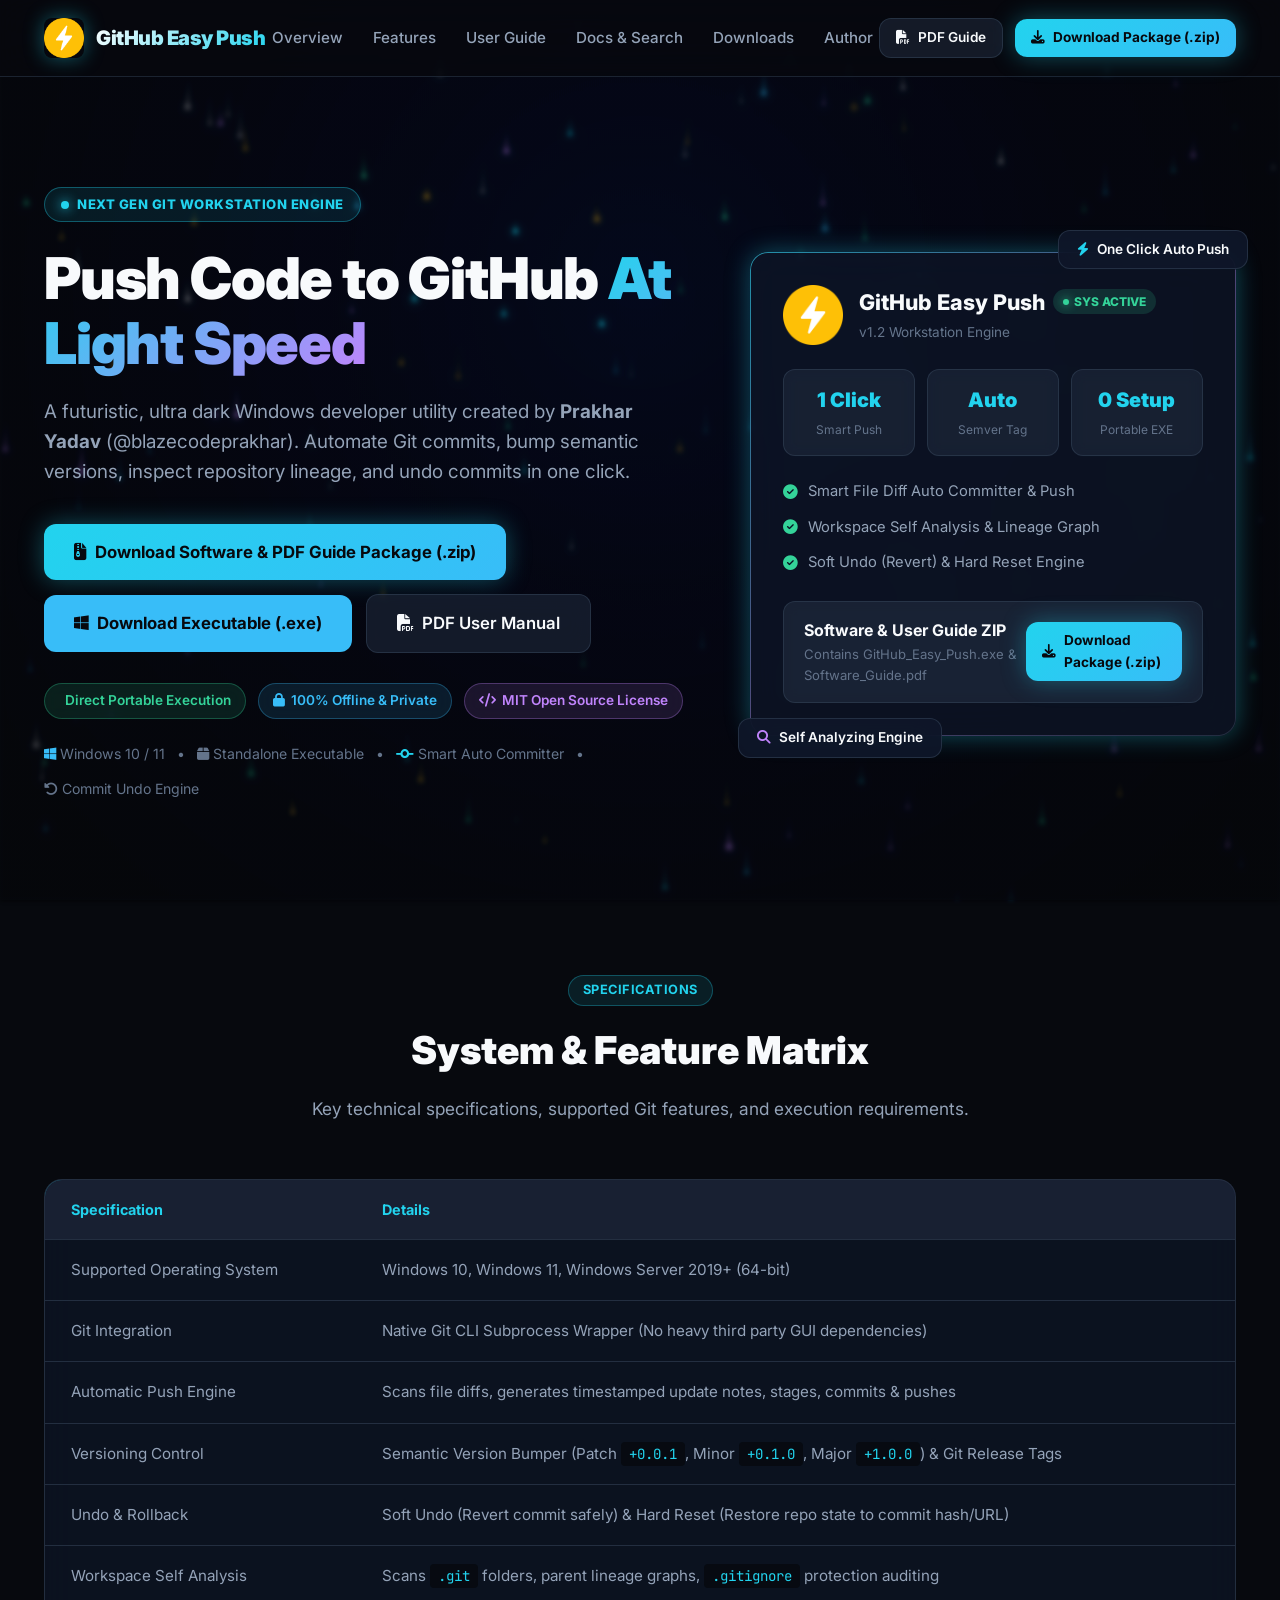
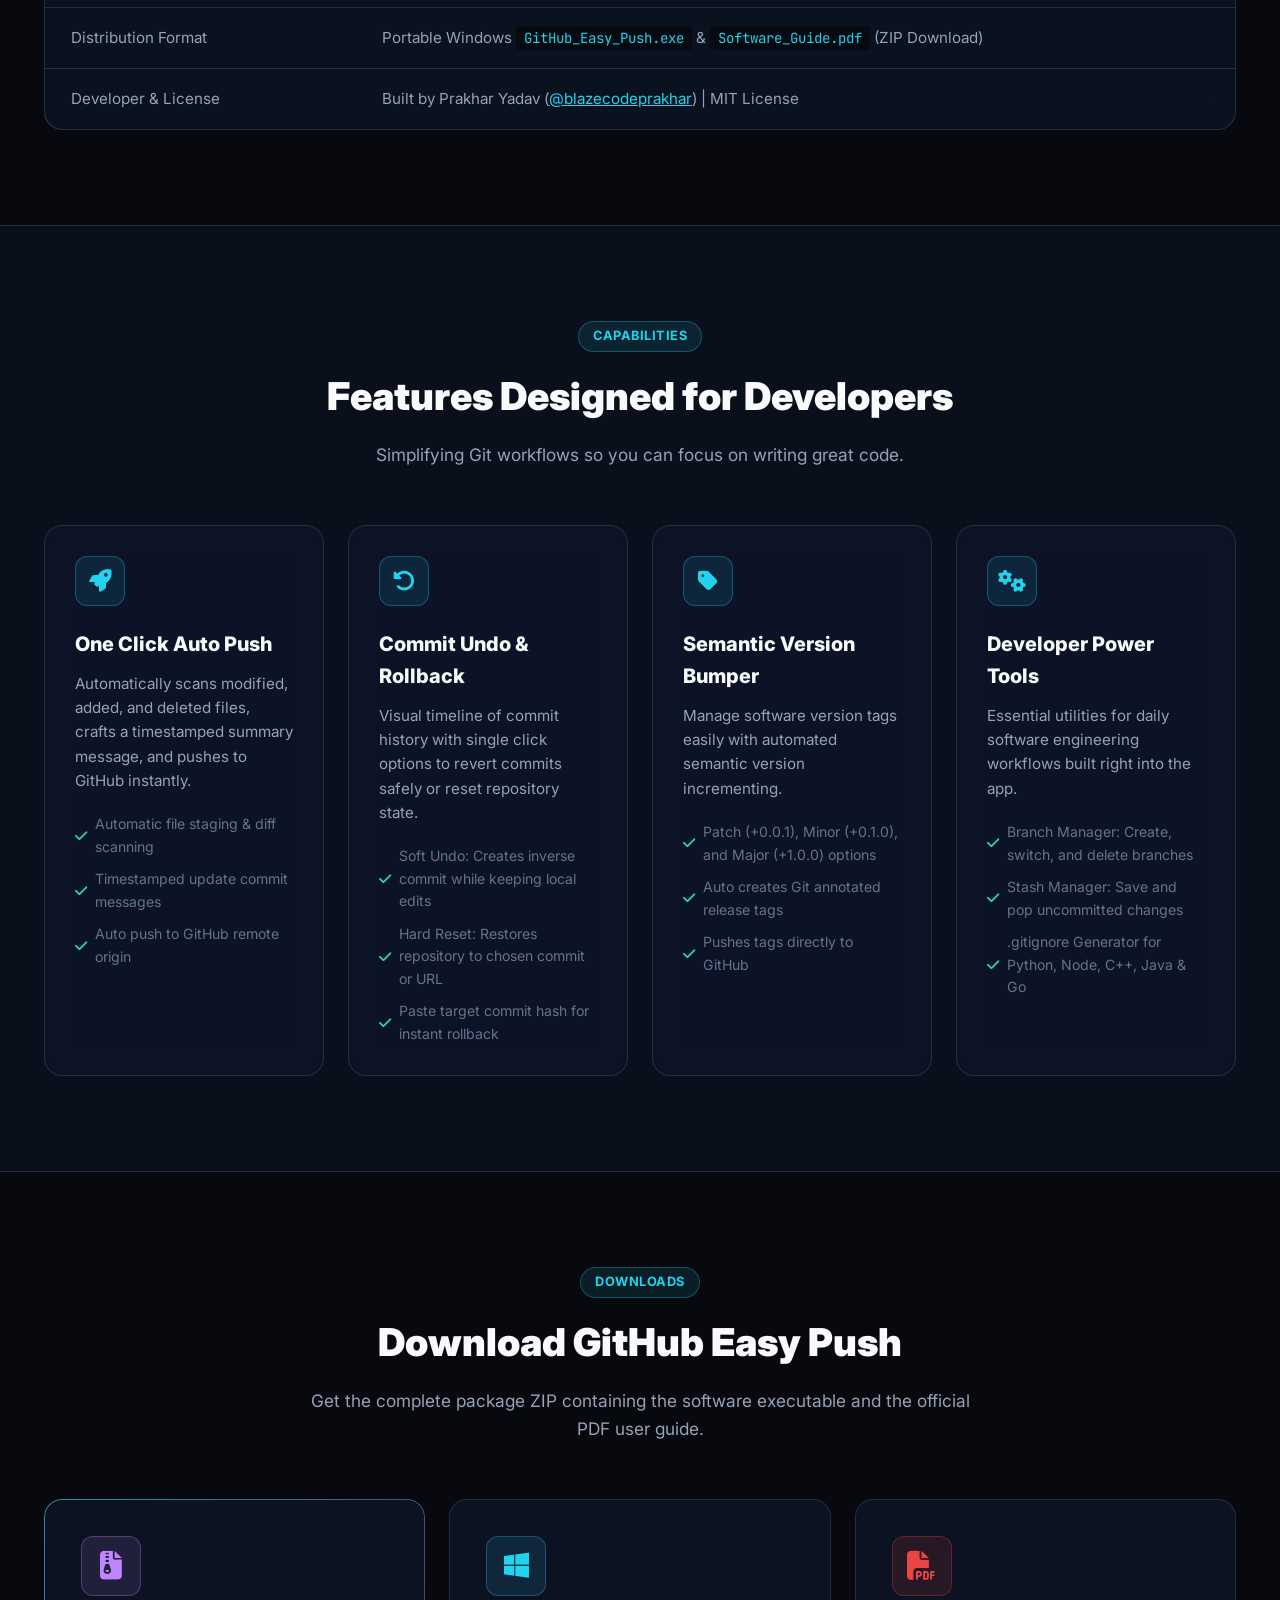
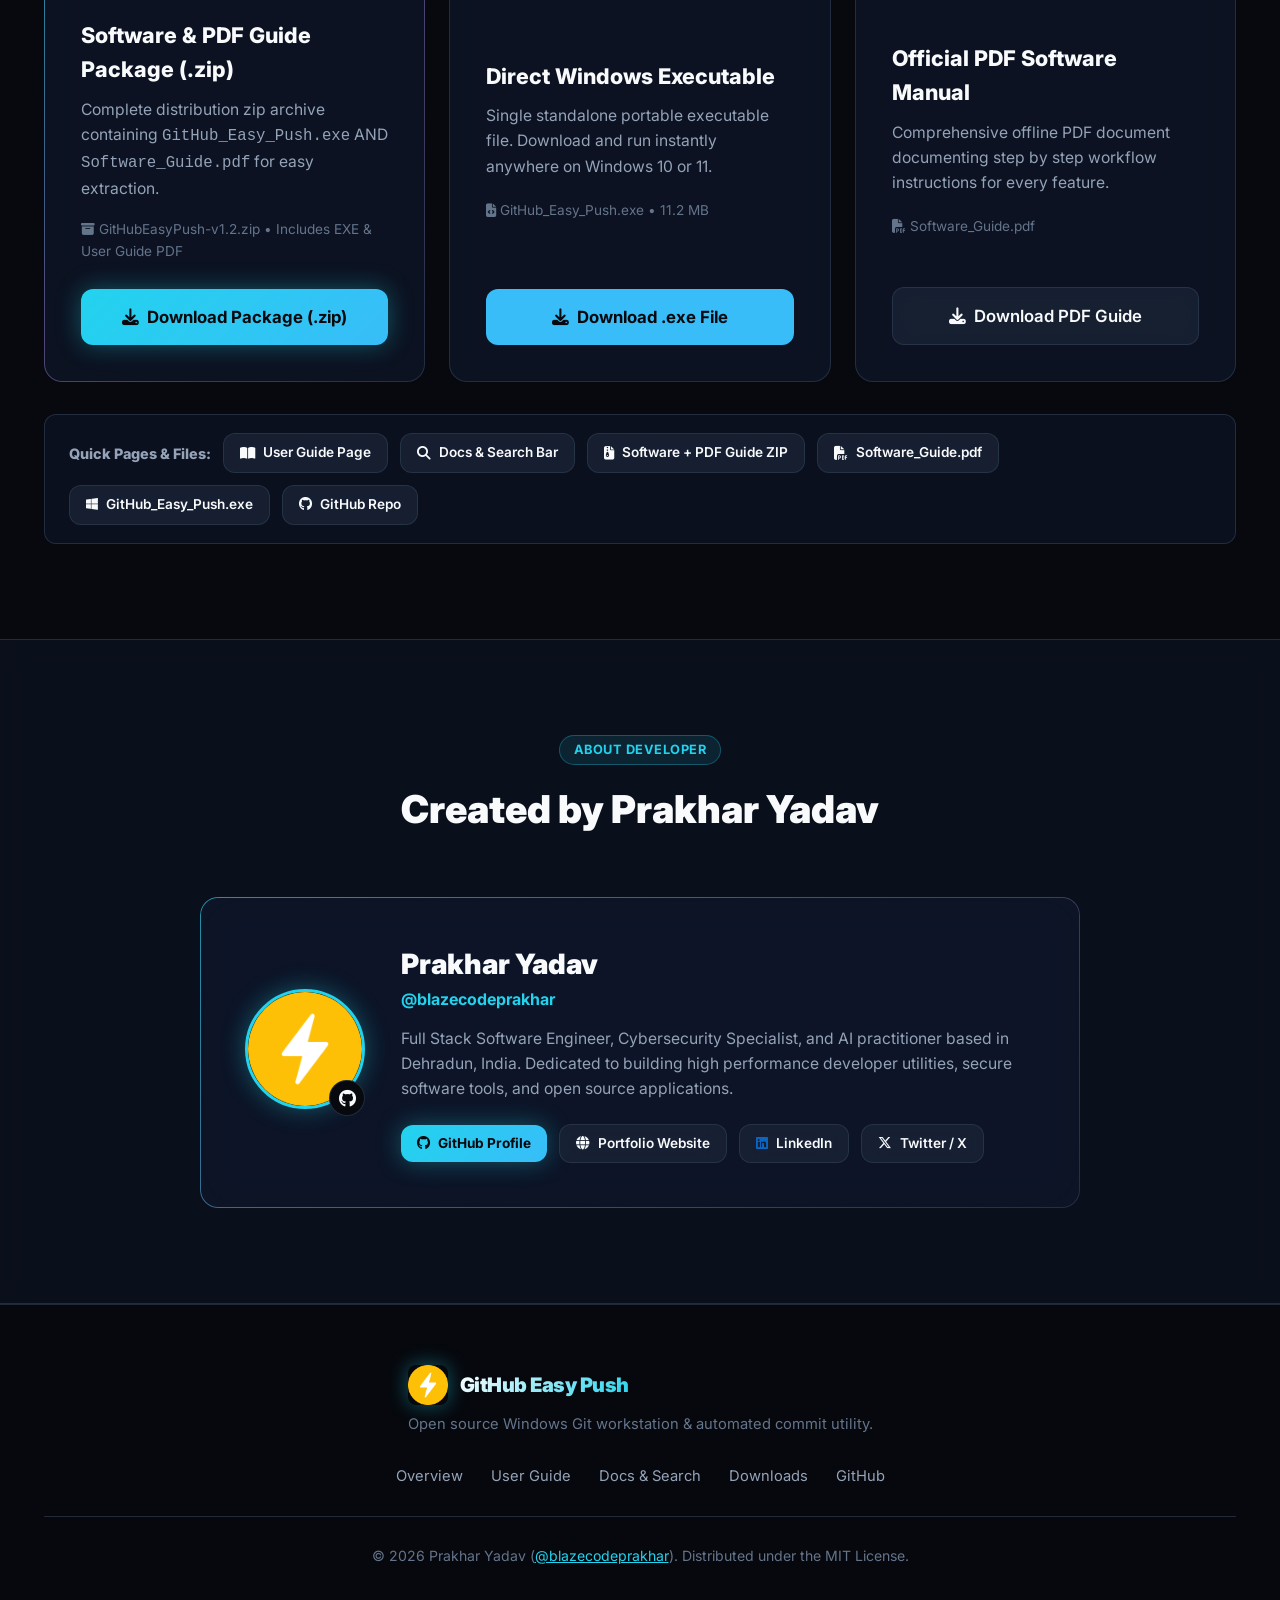
<file: index.html>
<!DOCTYPE html>
<html lang="en">
<head>
  <meta charset="UTF-8">
  <meta name="viewport" content="width=device-width, initial-scale=1.0">
  
  <!-- Primary SEO Tags -->
  <title>GitHub Easy Push | Futuristic Git Workstation & Automated Commit Engine by Prakhar Yadav</title>
  <meta name="title" content="GitHub Easy Push | Futuristic Git Workstation & Automated Commit Engine by Prakhar Yadav">
  <meta name="description" content="One click automated Git commits, auto push to GitHub, repository self analysis, semver version bumper, and commit undo engine for Windows. Created by Prakhar Yadav (@blazecodeprakhar).">
  <meta name="keywords" content="github easy push, easy git push software, automated git commit tool, git repository undo engine, git version bumper, automatic git push python, prakhar yadav, blazecodeprakhar, windows git gui tool, git auto commit tool">
  <meta name="author" content="Prakhar Yadav (blazecodeprakhar)">
  <meta name="robots" content="index, follow, max-image-preview:large, max-snippet:-1, max-video-preview:-1">
  <meta name="ai-search-bot" content="index, follow">
  <meta name="gptbot" content="index, follow">
  <meta name="claudebot" content="index, follow">
  <meta name="perplexitybot" content="index, follow">
  <meta name="geo.region" content="IN-UT">
  <meta name="geo.placename" content="Dehradun">
  <meta name="geo.position" content="30.3165;78.0322">
  <meta name="ICBM" content="30.3165, 78.0322">
  <link rel="canonical" href="https://blazecodeprakhar.github.io/github-easy-push/">
  <link rel="sitemap" type="application/xml" title="Sitemap" href="sitemap.xml">

  <!-- Open Graph / Social Sharing -->
  <meta property="og:type" content="website">
  <meta property="og:url" content="https://blazecodeprakhar.github.io/github-easy-push/">
  <meta property="og:title" content="GitHub Easy Push | Futuristic Git Workstation & Automated Commit Engine">
  <meta property="og:description" content="Automate Git commits, push to GitHub in one click, perform deep repository self analysis, and revert past commits safely. Built by Prakhar Yadav (@blazecodeprakhar).">
  <meta property="og:image" content="assets/icon.png">
  <meta property="og:site_name" content="GitHub Easy Push">

  <!-- Twitter / X Meta Tags -->
  <meta name="twitter:card" content="summary_large_image">
  <meta name="twitter:url" content="https://blazecodeprakhar.github.io/github-easy-push/">
  <meta name="twitter:title" content="GitHub Easy Push | Futuristic Git Workstation Engine">
  <meta name="twitter:description" content="Automate Git commits, auto bump semantic versioning, and push to GitHub in one click. Free open source developer tool.">
  <meta name="twitter:image" content="assets/icon.png">
  <meta name="twitter:creator" content="@iitzprakhar">

  <!-- Favicon -->
  <link rel="icon" type="image/png" href="assets/icon.png">
  <link rel="apple-touch-icon" href="assets/icon.png">
  
  <!-- Typography & Icons -->
  <link rel="preconnect" href="https://fonts.googleapis.com">
  <link rel="preconnect" href="https://fonts.gstatic.com" crossorigin>
  <link href="https://fonts.googleapis.com/css2?family=Inter:wght@300;400;500;600;700;800;900&family=JetBrains+Mono:wght@400;500;700&display=swap" rel="stylesheet">
  <link rel="stylesheet" href="styles.css">
  <link rel="stylesheet" href="https://cdnjs.cloudflare.com/ajax/libs/font-awesome/6.4.0/css/all.min.css">

  <!-- Schema.org JSON-LD Structured Data -->
  <script type="application/ld+json">
  {
    "@context": "https://schema.org",
    "@graph": [
      {
        "@type": "SoftwareApplication",
        "name": "GitHub Easy Push",
        "operatingSystem": "Windows 10, Windows 11, Windows Server",
        "applicationCategory": "DeveloperApplication",
        "softwareVersion": "1.2",
        "description": "GitHub Easy Push is a futuristic Windows Git workstation utility created by Prakhar Yadav (blazecodeprakhar). Automate Git commits, auto push to remote repositories, perform deep workspace self analysis, bump semantic versions, and undo commits safely.",
        "offers": {
          "@type": "Offer",
          "price": "0.00",
          "priceCurrency": "USD"
        },
        "author": {
          "@type": "Person",
          "name": "Prakhar Yadav",
          "alternateName": "blazecodeprakhar",
          "url": "https://blazecodeprakhar.netlify.app",
          "sameAs": [
            "https://github.com/blazecodeprakhar",
            "https://www.linkedin.com/in/prakhar-yadav096/",
            "https://x.com/iitzprakhar"
          ]
        },
        "downloadUrl": "https://github.com/blazecodeprakhar/github-easy-push",
        "license": "https://opensource.org/licenses/MIT"
      }
    ]
  }
  </script>
</head>
<body class="dark-theme">

  <!-- Canvas Background for Cosmic Falling Star Effect -->
  <canvas id="space-canvas"></canvas>

  <!-- Navigation Bar -->
  <header class="navbar">
    <div class="container navbar-container">
      <a href="#" class="brand-logo" aria-label="GitHub Easy Push Homepage">
        <img src="assets/icon.png" alt="GitHub Easy Push Icon" class="brand-icon-img">
        <span class="brand-title">GitHub Easy Push</span>
      </a>

      <nav class="nav-menu" id="nav-menu">
        <ul class="nav-links">
          <li><a href="#overview">Overview</a></li>
          <li><a href="#features">Features</a></li>
          <li><a href="guide.html">User Guide</a></li>
          <li><a href="docs.html">Docs & Search</a></li>
          <li><a href="#downloads">Downloads</a></li>
          <li><a href="#author">Author</a></li>
        </ul>
      </nav>

      <div class="nav-actions">
        <a href="Software_Guide.pdf" download="Software_Guide.pdf" class="btn btn-secondary btn-sm" aria-label="Download PDF Guide">
          <i class="fa-solid fa-file-pdf"></i> PDF Guide
        </a>
        <a href="GitHubEasyPush-v1.2.zip" download="GitHubEasyPush-v1.2.zip" class="btn btn-primary btn-sm download-exe-trigger" aria-label="Download Package ZIP">
          <i class="fa-solid fa-download"></i> Download Package (.zip)
        </a>
      </div>

      <button class="nav-toggle" id="nav-toggle" aria-label="Toggle navigation menu">
        <i class="fa-solid fa-bars"></i>
      </button>
    </div>
  </header>

  <!-- Futuristic Hero Section -->
  <main>
    <section class="hero" id="overview">
      <div class="container">
        <div class="hero-grid">
          <!-- Hero Text -->
          <div class="hero-content">
            <div class="hero-badge">
              <span class="pulse-dot"></span> NEXT GEN GIT WORKSTATION ENGINE
            </div>

            <h1 class="hero-title">
              Push Code to GitHub <span class="gradient-text">At Light Speed</span>
            </h1>

            <p class="hero-subtitle">
              A futuristic, ultra dark Windows developer utility created by <strong>Prakhar Yadav</strong> (@blazecodeprakhar). Automate Git commits, bump semantic versions, inspect repository lineage, and undo commits in one click.
            </p>

            <!-- Download Action Buttons -->
            <div class="hero-actions">
              <a href="GitHubEasyPush-v1.2.zip" download="GitHubEasyPush-v1.2.zip" class="btn btn-primary btn-lg download-zip-trigger" aria-label="Download Software and PDF Guide ZIP Package">
                <i class="fa-solid fa-file-zipper"></i> Download Software & PDF Guide Package (.zip)
              </a>

              <a href="GitHub_Easy_Push.exe" download="GitHub_Easy_Push.exe" class="btn btn-blue btn-lg download-exe-trigger" aria-label="Download Direct Standalone Windows Executable">
                <i class="fa-brands fa-windows"></i> Download Executable (.exe)
              </a>

              <a href="Software_Guide.pdf" download="Software_Guide.pdf" class="btn btn-secondary btn-lg" aria-label="Download PDF Manual">
                <i class="fa-solid fa-file-pdf"></i> PDF User Manual
              </a>
            </div>

            <!-- Trust Assurance Bar -->
            <div class="hero-trust-bar">
              <span class="trust-badge badge-emerald">
                <i class="fa-solid fa-shield-check"></i> Direct Portable Execution
              </span>
              <span class="trust-badge badge-blue">
                <i class="fa-solid fa-lock"></i> 100% Offline & Private
              </span>
              <span class="trust-badge badge-purple">
                <i class="fa-solid fa-code"></i> MIT Open Source License
              </span>
            </div>

            <!-- Specs Summary -->
            <div class="hero-specs-row">
              <span><i class="fa-brands fa-windows" style="color: var(--accent-blue);"></i> Windows 10 / 11</span>
              <span>•</span>
              <span><i class="fa-solid fa-box"></i> Standalone Executable</span>
              <span>•</span>
              <span><i class="fa-solid fa-code-commit" style="color: var(--accent-cyan);"></i> Smart Auto Committer</span>
              <span>•</span>
              <span><i class="fa-solid fa-rotate-left"></i> Commit Undo Engine</span>
            </div>
          </div>

          <!-- Hero Visual Card Showcase -->
          <div class="hero-visual">
            <div class="hero-card-wrapper">
              <div class="hero-floating-badge float-1">
                <i class="fa-solid fa-bolt" style="color: var(--accent-cyan);"></i> One Click Auto Push
              </div>
              <div class="hero-floating-badge float-2">
                <i class="fa-solid fa-magnifying-glass" style="color: var(--accent-purple);"></i> Self Analyzing Engine
              </div>

              <div class="hero-card glow-border">
                <div class="hero-card-top">
                  <img src="assets/icon.png" alt="GitHub Easy Push Logo" class="hero-app-icon">
                  <div>
                    <div style="display: flex; align-items: center; gap: 8px;">
                      <h3 class="hero-app-name">GitHub Easy Push</h3>
                      <span class="hero-app-status"><span class="status-dot"></span> SYS ACTIVE</span>
                    </div>
                    <span class="hero-app-version">v1.2 Workstation Engine</span>
                  </div>
                </div>

                <div class="hero-stats-grid">
                  <div class="stat-box">
                    <span class="stat-num">1 Click</span>
                    <span class="stat-lbl">Smart Push</span>
                  </div>
                  <div class="stat-box">
                    <span class="stat-num">Auto</span>
                    <span class="stat-lbl">Semver Tag</span>
                  </div>
                  <div class="stat-box">
                    <span class="stat-num">0 Setup</span>
                    <span class="stat-lbl">Portable EXE</span>
                  </div>
                </div>

                <div class="hero-card-features">
                  <div class="card-feat-item">
                    <i class="fa-solid fa-circle-check" style="color: var(--accent-emerald);"></i>
                    <span>Smart File Diff Auto Committer & Push</span>
                  </div>
                  <div class="card-feat-item">
                    <i class="fa-solid fa-circle-check" style="color: var(--accent-emerald);"></i>
                    <span>Workspace Self Analysis & Lineage Graph</span>
                  </div>
                  <div class="card-feat-item">
                    <i class="fa-solid fa-circle-check" style="color: var(--accent-emerald);"></i>
                    <span>Soft Undo (Revert) & Hard Reset Engine</span>
                  </div>
                </div>

                <div class="hero-card-download">
                  <div>
                    <strong>Software & User Guide ZIP</strong>
                    <p>Contains GitHub_Easy_Push.exe & Software_Guide.pdf</p>
                  </div>
                  <a href="GitHubEasyPush-v1.2.zip" download="GitHubEasyPush-v1.2.zip" class="btn btn-primary btn-sm download-zip-trigger" aria-label="Download Package ZIP">
                    <i class="fa-solid fa-download"></i> Download Package (.zip)
                  </a>
                </div>
              </div>
            </div>
          </div>
        </div>
      </div>
    </section>

    <!-- Specifications Matrix -->
    <section class="section" id="specifications">
      <div class="container">
        <div class="section-header text-center">
          <span class="section-tag">SPECIFICATIONS</span>
          <h2 class="section-title">System & Feature Matrix</h2>
          <p class="section-desc">Key technical specifications, supported Git features, and execution requirements.</p>
        </div>

        <div class="spec-table-box glow-border">
          <table class="spec-table">
            <thead>
              <tr>
                <th scope="col">Specification</th>
                <th scope="col">Details</th>
              </tr>
            </thead>
            <tbody>
              <tr>
                <td>Supported Operating System</td>
                <td>Windows 10, Windows 11, Windows Server 2019+ (64-bit)</td>
              </tr>
              <tr>
                <td>Git Integration</td>
                <td>Native Git CLI Subprocess Wrapper (No heavy third party GUI dependencies)</td>
              </tr>
              <tr>
                <td>Automatic Push Engine</td>
                <td>Scans file diffs, generates timestamped update notes, stages, commits & pushes</td>
              </tr>
              <tr>
                <td>Versioning Control</td>
                <td>Semantic Version Bumper (Patch <code>+0.0.1</code>, Minor <code>+0.1.0</code>, Major <code>+1.0.0</code>) & Git Release Tags</td>
              </tr>
              <tr>
                <td>Undo & Rollback</td>
                <td>Soft Undo (Revert commit safely) & Hard Reset (Restore repo state to commit hash/URL)</td>
              </tr>
              <tr>
                <td>Workspace Self Analysis</td>
                <td>Scans <code>.git</code> folders, parent lineage graphs, <code>.gitignore</code> protection auditing</td>
              </tr>
              <tr>
                <td>Distribution Format</td>
                <td>Portable Windows <code>GitHub_Easy_Push.exe</code> & <code>Software_Guide.pdf</code> (ZIP Download)</td>
              </tr>
              <tr>
                <td>Developer & License</td>
                <td>Built by Prakhar Yadav (<a href="https://github.com/blazecodeprakhar" target="_blank" style="color: var(--accent-cyan);">@blazecodeprakhar</a>) | MIT License</td>
              </tr>
            </tbody>
          </table>
        </div>
      </div>
    </section>

    <!-- Core Capabilities Grid -->
    <section class="section section-alt" id="features">
      <div class="container">
        <div class="section-header text-center">
          <span class="section-tag">CAPABILITIES</span>
          <h2 class="section-title">Features Designed for Developers</h2>
          <p class="section-desc">Simplifying Git workflows so you can focus on writing great code.</p>
        </div>

        <div class="features-grid">
          <article class="feature-card tilt-card">
            <div class="feature-icon"><i class="fa-solid fa-rocket"></i></div>
            <h3>One Click Auto Push</h3>
            <p>Automatically scans modified, added, and deleted files, crafts a timestamped summary message, and pushes to GitHub instantly.</p>
            <ul class="feature-list">
              <li><i class="fa-solid fa-check"></i> Automatic file staging & diff scanning</li>
              <li><i class="fa-solid fa-check"></i> Timestamped update commit messages</li>
              <li><i class="fa-solid fa-check"></i> Auto push to GitHub remote origin</li>
            </ul>
          </article>

          <article class="feature-card tilt-card">
            <div class="feature-icon"><i class="fa-solid fa-rotate-left"></i></div>
            <h3>Commit Undo & Rollback</h3>
            <p>Visual timeline of commit history with single click options to revert commits safely or reset repository state.</p>
            <ul class="feature-list">
              <li><i class="fa-solid fa-check"></i> Soft Undo: Creates inverse commit while keeping local edits</li>
              <li><i class="fa-solid fa-check"></i> Hard Reset: Restores repository to chosen commit or URL</li>
              <li><i class="fa-solid fa-check"></i> Paste target commit hash for instant rollback</li>
            </ul>
          </article>

          <article class="feature-card tilt-card">
            <div class="feature-icon"><i class="fa-solid fa-tag"></i></div>
            <h3>Semantic Version Bumper</h3>
            <p>Manage software version tags easily with automated semantic version incrementing.</p>
            <ul class="feature-list">
              <li><i class="fa-solid fa-check"></i> Patch (+0.0.1), Minor (+0.1.0), and Major (+1.0.0) options</li>
              <li><i class="fa-solid fa-check"></i> Auto creates Git annotated release tags</li>
              <li><i class="fa-solid fa-check"></i> Pushes tags directly to GitHub</li>
            </ul>
          </article>

          <article class="feature-card tilt-card">
            <div class="feature-icon"><i class="fa-solid fa-gears"></i></div>
            <h3>Developer Power Tools</h3>
            <p>Essential utilities for daily software engineering workflows built right into the app.</p>
            <ul class="feature-list">
              <li><i class="fa-solid fa-check"></i> Branch Manager: Create, switch, and delete branches</li>
              <li><i class="fa-solid fa-check"></i> Stash Manager: Save and pop uncommitted changes</li>
              <li><i class="fa-solid fa-check"></i> .gitignore Generator for Python, Node, C++, Java & Go</li>
            </ul>
          </article>
        </div>
      </div>
    </section>

    <!-- Downloads Center -->
    <section class="section" id="downloads">
      <div class="container">
        <div class="section-header text-center">
          <span class="section-tag">DOWNLOADS</span>
          <h2 class="section-title">Download GitHub Easy Push</h2>
          <p class="section-desc">Get the complete package ZIP containing the software executable and the official PDF user guide.</p>
        </div>

        <div class="download-primary-grid">
          <!-- Complete App Package ZIP Card -->
          <div class="download-main-card tilt-card glow-border">
            <div class="dl-icon dl-icon-zip"><i class="fa-solid fa-file-zipper"></i></div>
            <div class="dl-details">
              <h3>Software & PDF Guide Package (.zip)</h3>
              <p>Complete distribution zip archive containing <code>GitHub_Easy_Push.exe</code> AND <code>Software_Guide.pdf</code> for easy extraction.</p>
              <span class="dl-meta"><i class="fa-solid fa-box-archive"></i> GitHubEasyPush-v1.2.zip • Includes EXE & User Guide PDF</span>
            </div>
            <a href="GitHubEasyPush-v1.2.zip" download="GitHubEasyPush-v1.2.zip" class="btn btn-primary btn-lg download-zip-trigger" aria-label="Download Complete App Package ZIP">
              <i class="fa-solid fa-download"></i> Download Package (.zip)
            </a>
          </div>

          <!-- Direct Executable Card -->
          <div class="download-main-card tilt-card">
            <div class="dl-icon"><i class="fa-brands fa-windows"></i></div>
            <div class="dl-details">
              <h3>Direct Windows Executable</h3>
              <p>Single standalone portable executable file. Download and run instantly anywhere on Windows 10 or 11.</p>
              <span class="dl-meta"><i class="fa-solid fa-file-code"></i> GitHub_Easy_Push.exe • 11.2 MB</span>
            </div>
            <a href="GitHub_Easy_Push.exe" download="GitHub_Easy_Push.exe" class="btn btn-blue btn-lg download-exe-trigger" aria-label="Download Direct Executable">
              <i class="fa-solid fa-download"></i> Download .exe File
            </a>
          </div>

          <!-- PDF Guide Card -->
          <div class="download-main-card tilt-card">
            <div class="dl-icon" style="background: rgba(239, 68, 68, 0.12); color: #EF4444; border-color: rgba(239, 68, 68, 0.3);"><i class="fa-solid fa-file-pdf"></i></div>
            <div class="dl-details">
              <h3>Official PDF Software Manual</h3>
              <p>Comprehensive offline PDF document documenting step by step workflow instructions for every feature.</p>
              <span class="dl-meta"><i class="fa-solid fa-file-pdf"></i> Software_Guide.pdf</span>
            </div>
            <a href="Software_Guide.pdf" download="Software_Guide.pdf" class="btn btn-secondary btn-lg" aria-label="Download PDF Manual">
              <i class="fa-solid fa-download"></i> Download PDF Guide
            </a>
          </div>
        </div>

        <!-- Quick Resources Bar -->
        <div class="quick-resources-bar">
          <span class="quick-title">Quick Pages & Files:</span>
          <a href="guide.html" class="btn btn-secondary btn-sm"><i class="fa-solid fa-book-open"></i> User Guide Page</a>
          <a href="docs.html" class="btn btn-secondary btn-sm"><i class="fa-solid fa-magnifying-glass"></i> Docs & Search Bar</a>
          <a href="GitHubEasyPush-v1.2.zip" download="GitHubEasyPush-v1.2.zip" class="btn btn-secondary btn-sm"><i class="fa-solid fa-file-zipper"></i> Software + PDF Guide ZIP</a>
          <a href="Software_Guide.pdf" download="Software_Guide.pdf" class="btn btn-secondary btn-sm"><i class="fa-solid fa-file-pdf"></i> Software_Guide.pdf</a>
          <a href="GitHub_Easy_Push.exe" download="GitHub_Easy_Push.exe" class="btn btn-secondary btn-sm"><i class="fa-brands fa-windows"></i> GitHub_Easy_Push.exe</a>
          <a href="https://github.com/blazecodeprakhar/github-easy-push" target="_blank" class="btn btn-secondary btn-sm"><i class="fa-brands fa-github"></i> GitHub Repo</a>
        </div>
      </div>
    </section>

    <!-- Author Profile Section -->
    <section class="section section-alt" id="author">
      <div class="container">
        <div class="section-header text-center">
          <span class="section-tag">ABOUT DEVELOPER</span>
          <h2 class="section-title">Created by Prakhar Yadav</h2>
        </div>

        <div class="author-card glow-border">
          <div class="author-avatar-wrapper">
            <img src="https://github.com/blazecodeprakhar.png" alt="Prakhar Yadav GitHub Avatar Profile" class="author-avatar" onerror="this.src='assets/icon.png'">
            <span class="author-github-badge" title="Active GitHub Profile"><i class="fa-brands fa-github"></i></span>
          </div>

          <div class="author-info">
            <h3 class="author-name">Prakhar Yadav</h3>
            <div class="author-handle">@blazecodeprakhar</div>
            <p class="author-bio">
              Full Stack Software Engineer, Cybersecurity Specialist, and AI practitioner based in Dehradun, India. Dedicated to building high performance developer utilities, secure software tools, and open source applications.
            </p>

            <div class="author-socials">
              <a href="https://github.com/blazecodeprakhar" target="_blank" class="btn btn-primary btn-sm" aria-label="GitHub Profile">
                <i class="fa-brands fa-github"></i> GitHub Profile
              </a>
              <a href="https://blazecodeprakhar.netlify.app" target="_blank" class="btn btn-secondary btn-sm" aria-label="Portfolio Website">
                <i class="fa-solid fa-globe"></i> Portfolio Website
              </a>
              <a href="https://www.linkedin.com/in/prakhar-yadav096/" target="_blank" class="btn btn-secondary btn-sm" aria-label="LinkedIn Profile">
                <i class="fa-brands fa-linkedin" style="color: #0a66c2;"></i> LinkedIn
              </a>
              <a href="https://x.com/iitzprakhar" target="_blank" class="btn btn-secondary btn-sm" aria-label="Twitter X Profile">
                <i class="fa-brands fa-x-twitter"></i> Twitter / X
              </a>
            </div>
          </div>
        </div>
      </div>
    </section>
  </main>

  <footer class="footer">
    <div class="container footer-container">
      <div class="footer-top">
        <a href="#" class="brand-logo">
          <img src="assets/icon.png" alt="GitHub Easy Push Icon" class="brand-icon-img">
          <span class="brand-title">GitHub Easy Push</span>
        </a>
        <p class="footer-desc">Open source Windows Git workstation & automated commit utility.</p>
      </div>

      <nav class="footer-nav">
        <a href="#overview">Overview</a>
        <a href="guide.html">User Guide</a>
        <a href="docs.html">Docs & Search</a>
        <a href="#downloads">Downloads</a>
        <a href="https://github.com/blazecodeprakhar" target="_blank">GitHub</a>
      </nav>

      <div class="footer-bottom">
        <p>© 2026 Prakhar Yadav (<a href="https://github.com/blazecodeprakhar" target="_blank" style="color: var(--accent-cyan);">@blazecodeprakhar</a>). Distributed under the MIT License.</p>
      </div>
    </div>
  </footer>

  <script src="script.js"></script>
</body>
</html>
</file>
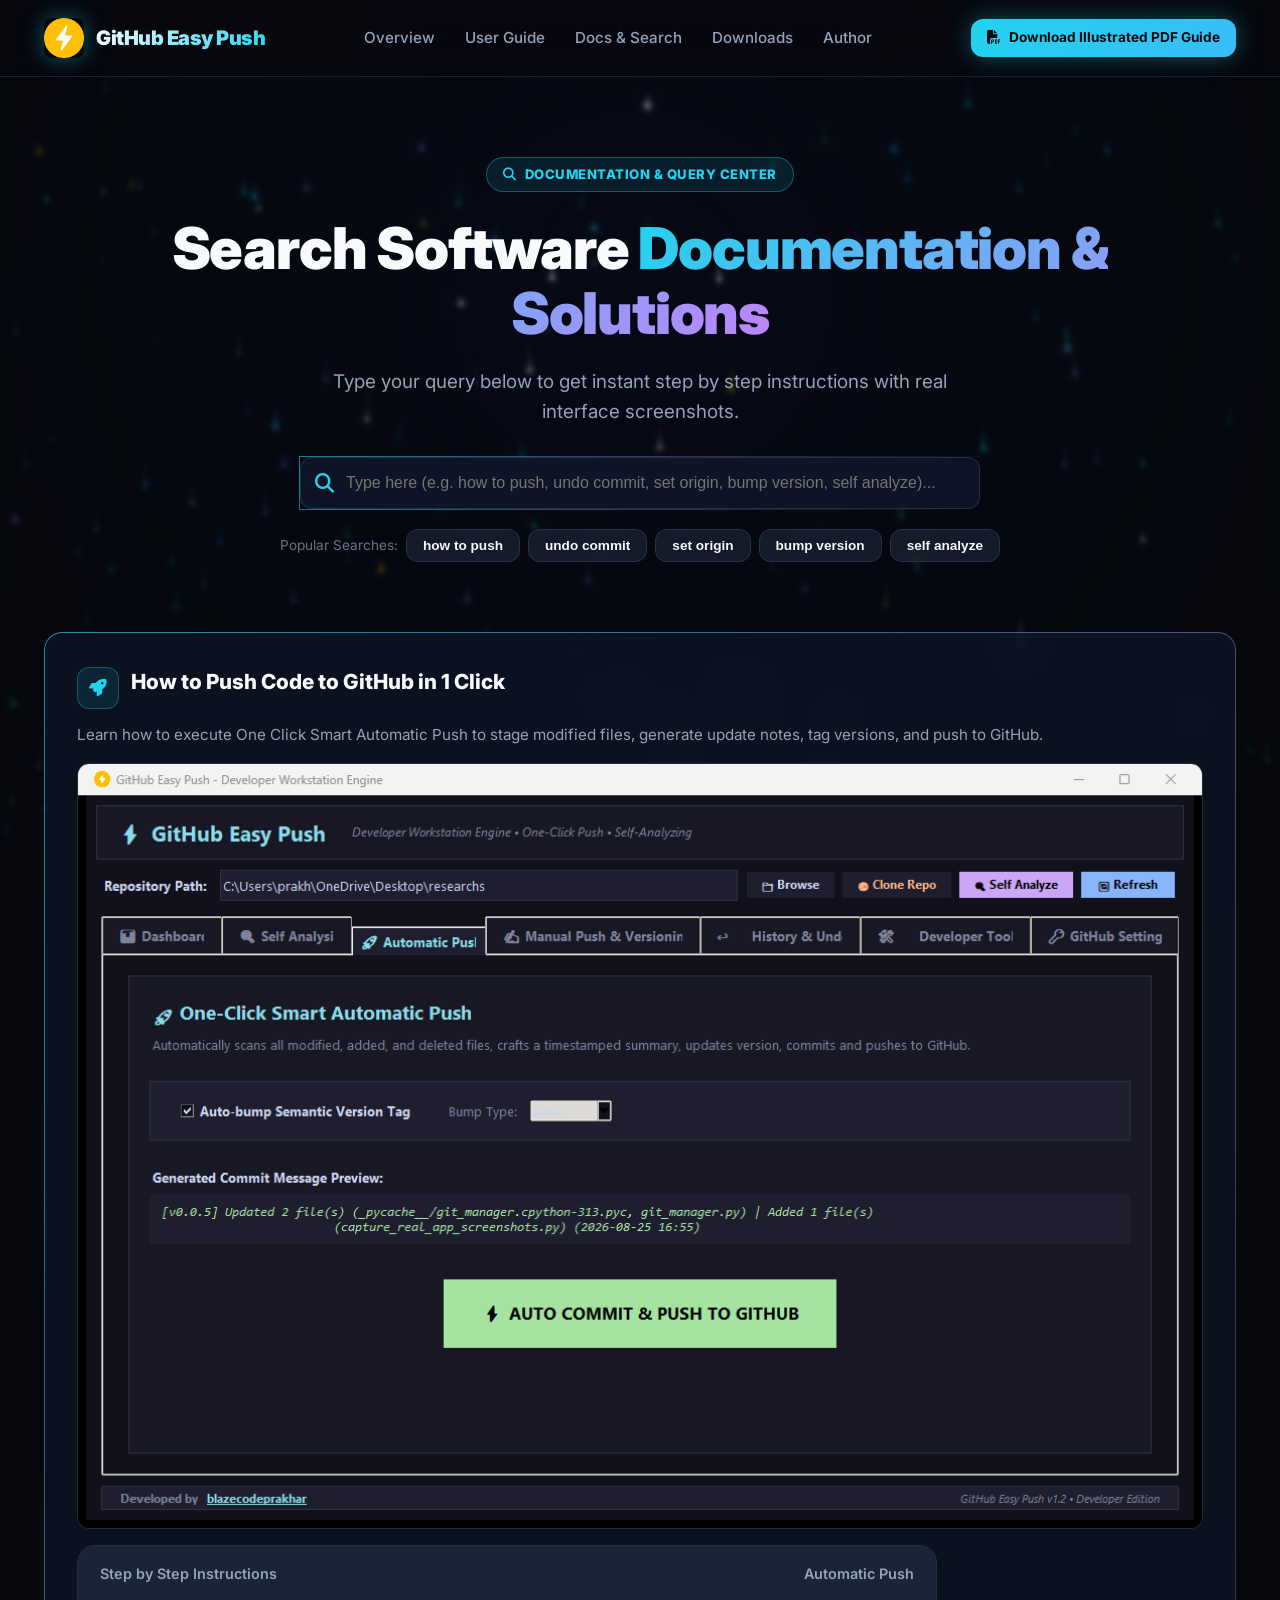
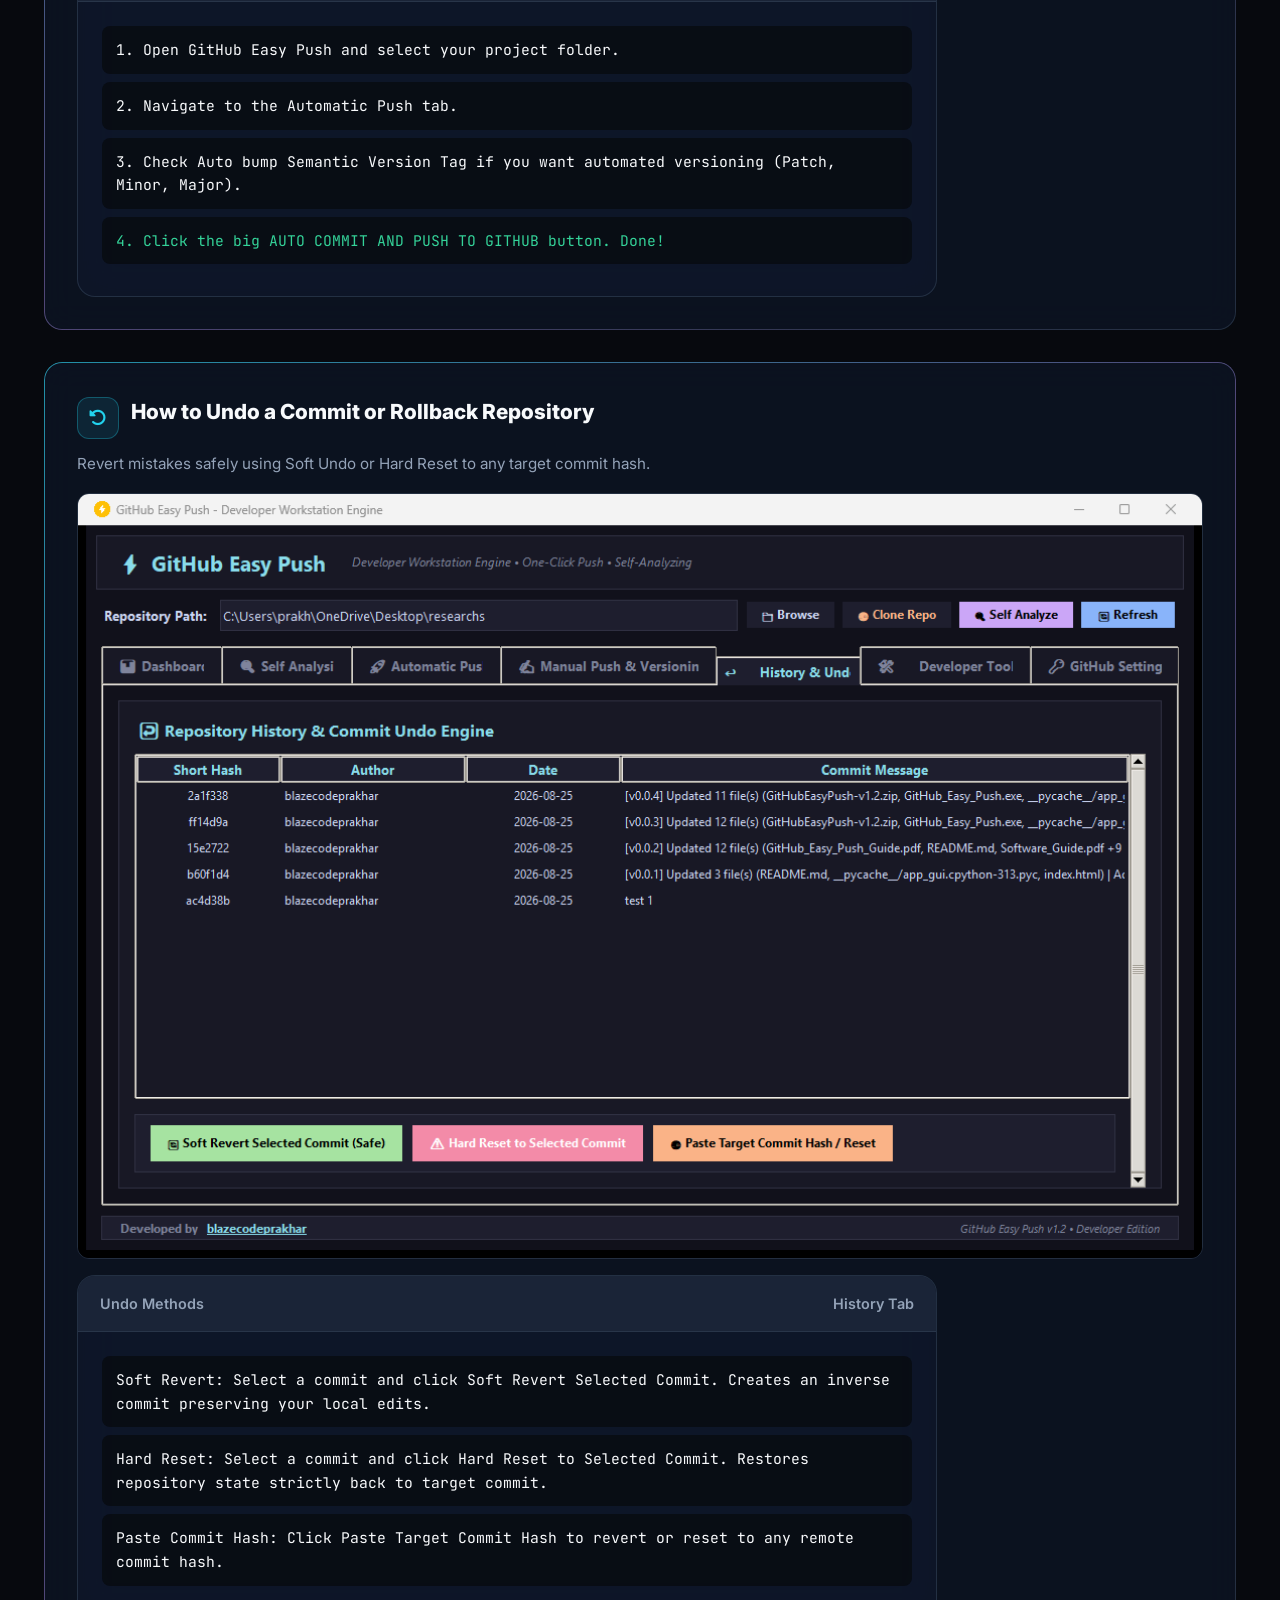
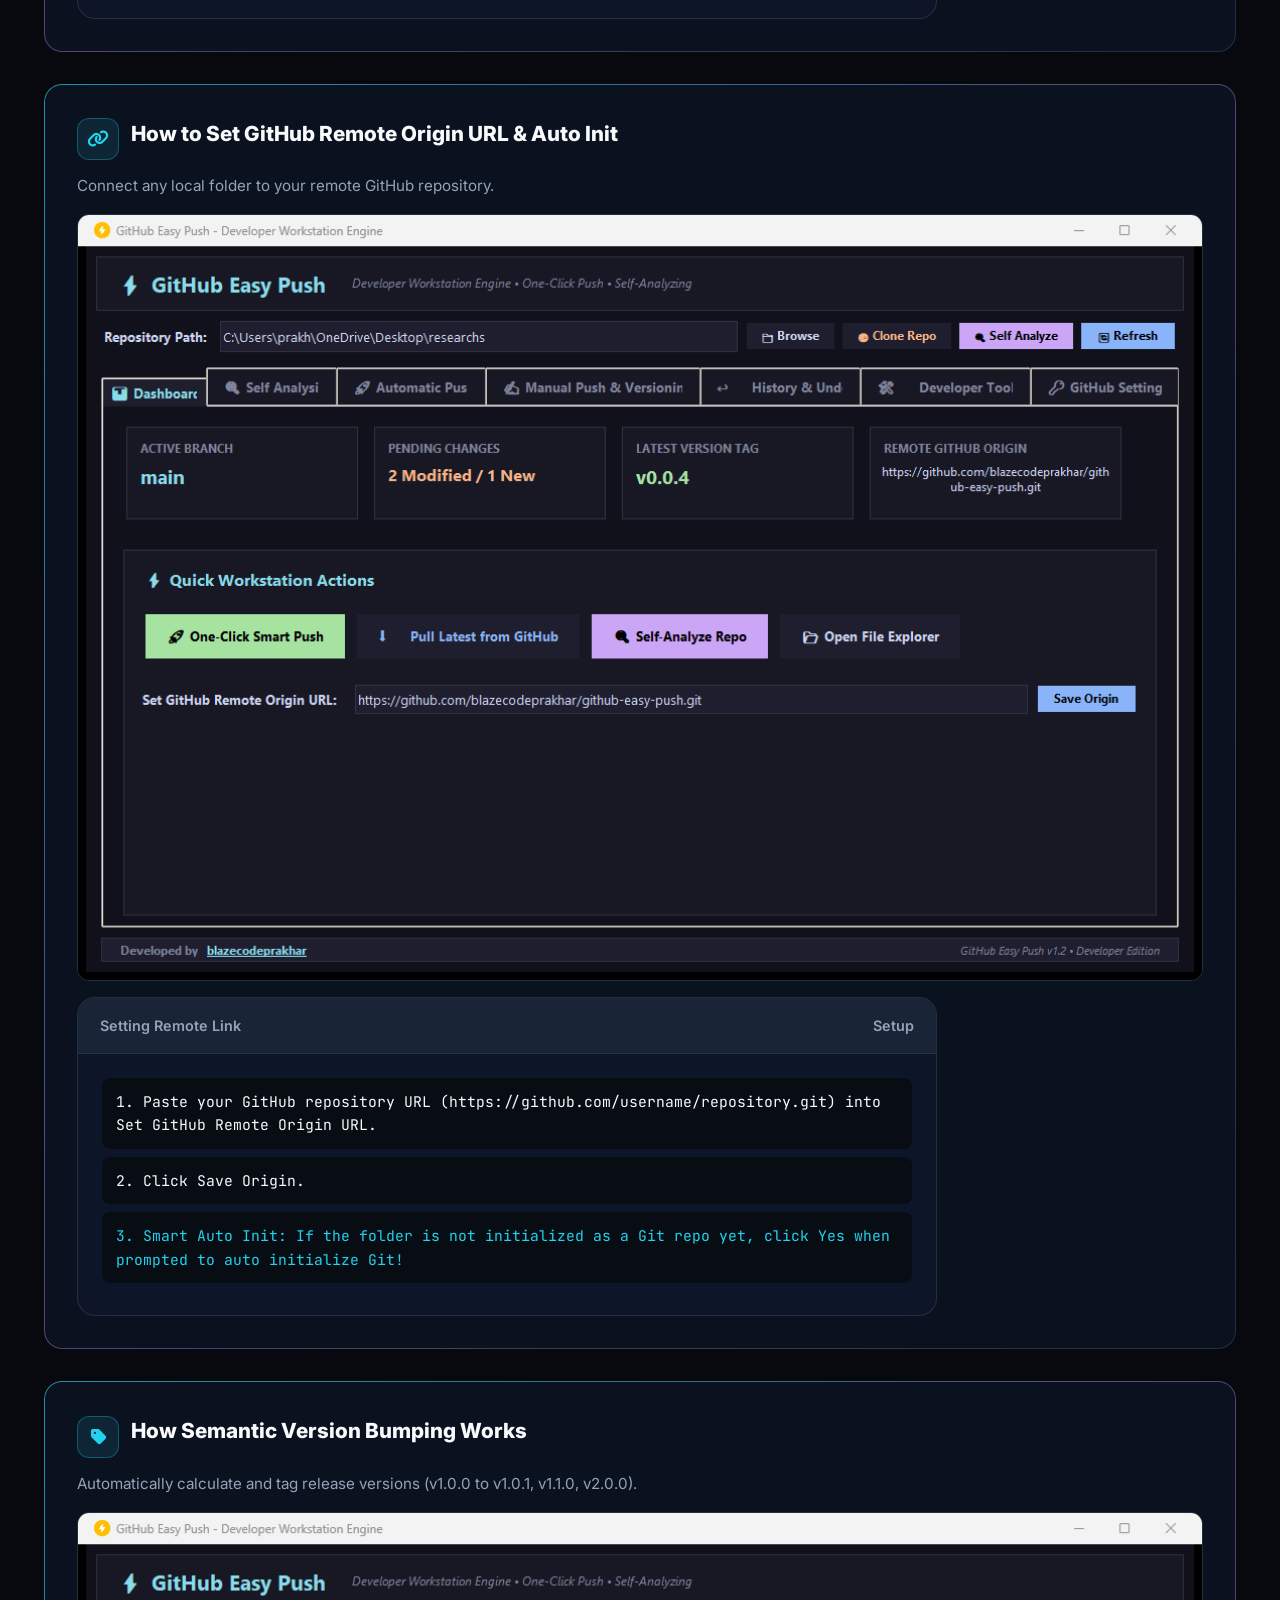
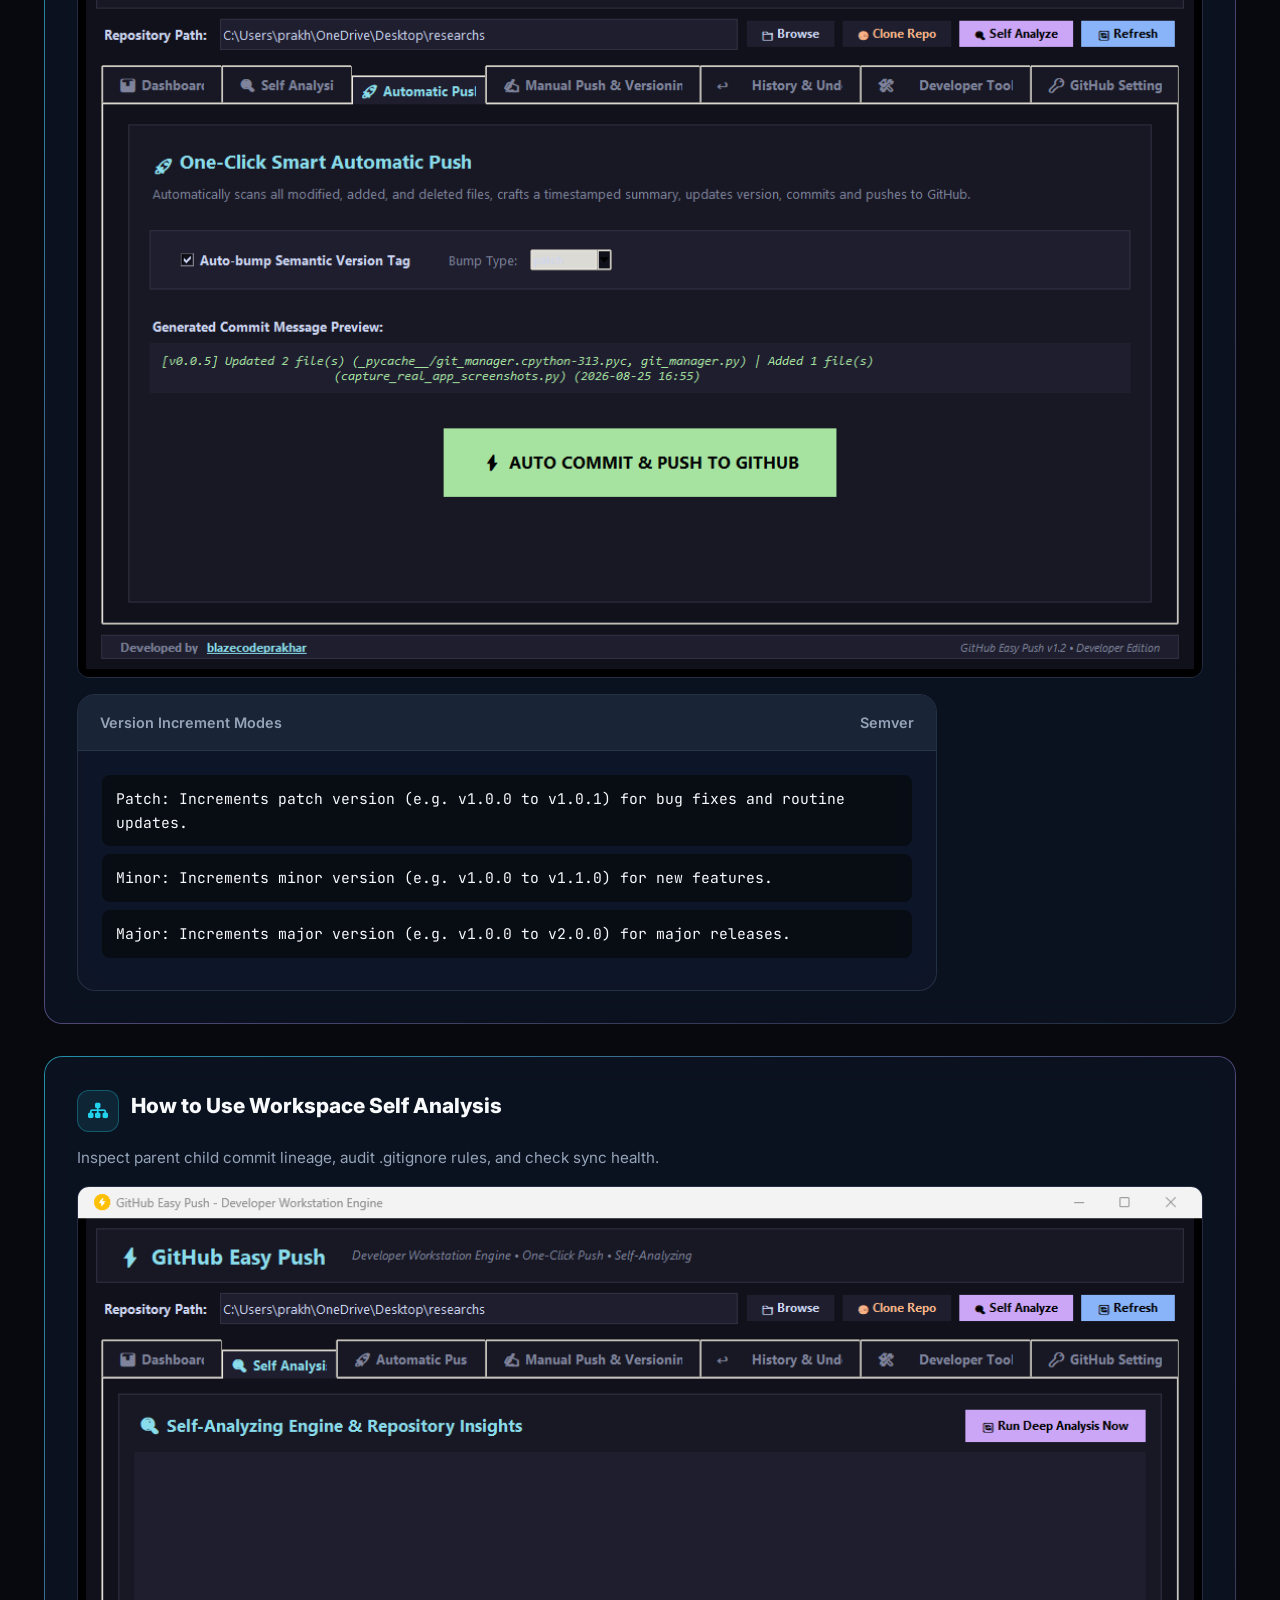
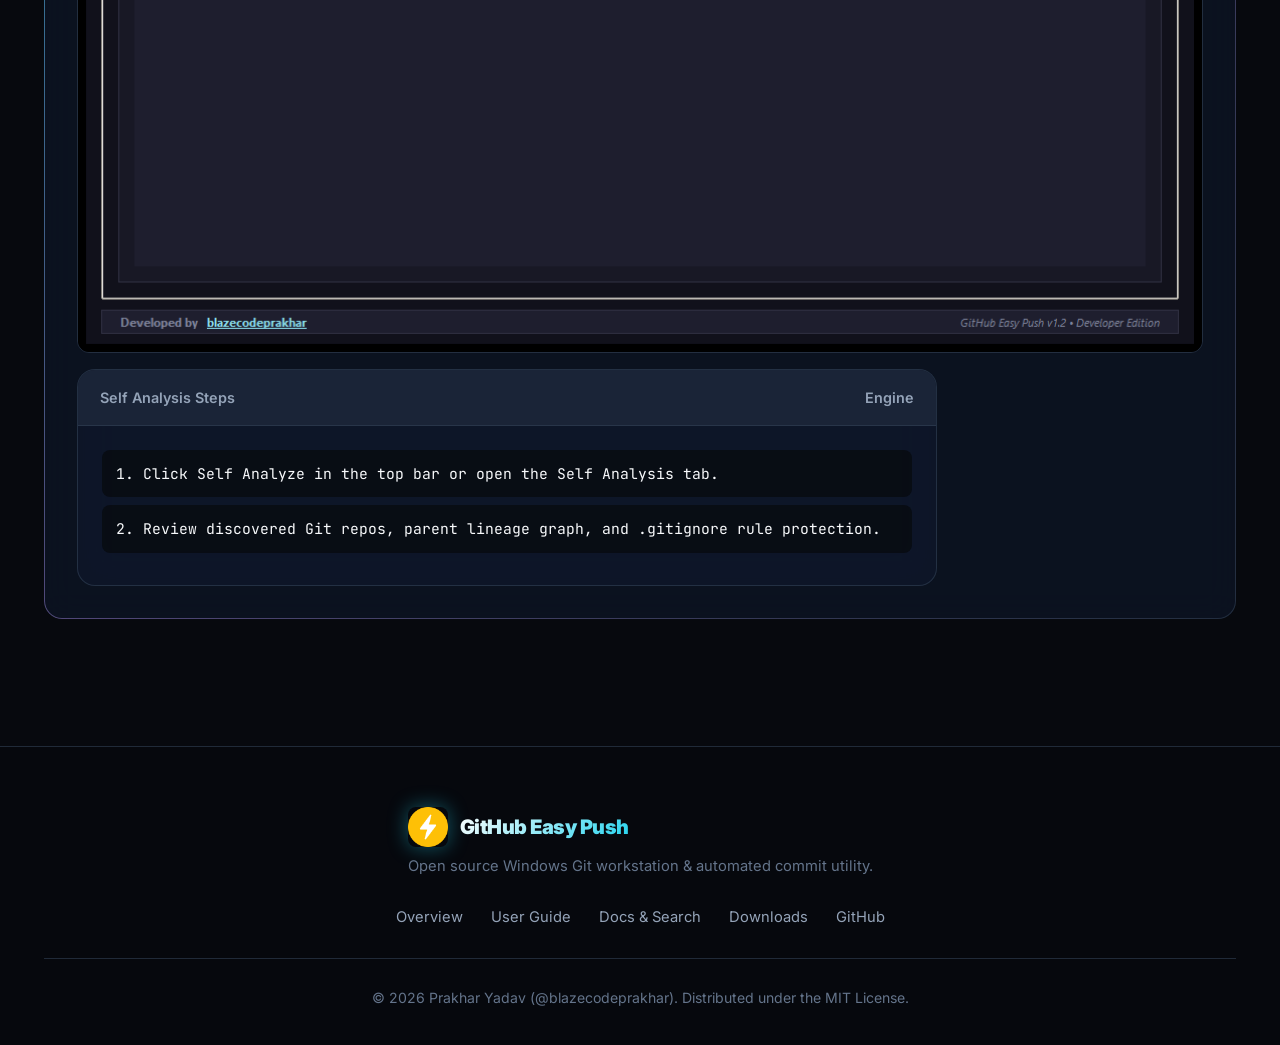
<file: docs.html>
<!DOCTYPE html>
<html lang="en">
<head>
  <meta charset="UTF-8">
  <meta name="viewport" content="width=device-width, initial-scale=1.0">
  
  <title>Documentation & Search Center | GitHub Easy Push by Prakhar Yadav</title>
  <meta name="title" content="Documentation & Search Center | GitHub Easy Push by Prakhar Yadav">
  <meta name="description" content="Searchable documentation and query center for GitHub Easy Push. Find instant solutions on how to push, undo commits, set remote URLs, bump versions, and build executables with native screenshot callouts.">
  <meta name="keywords" content="github easy push documentation, how to push git, how to undo commit, git search docs, prakhar yadav, blazecodeprakhar">
  <meta name="robots" content="index, follow, max-image-preview:large">
  <meta name="ai-search-bot" content="index, follow">
  <meta name="gptbot" content="index, follow">
  <meta name="claudebot" content="index, follow">
  <meta name="perplexitybot" content="index, follow">
  <meta name="geo.region" content="IN-UT">
  <meta name="geo.placename" content="Dehradun">
  <meta name="geo.position" content="30.3165;78.0322">
  <meta name="ICBM" content="30.3165, 78.0322">
  <link rel="canonical" href="https://blazecodeprakhar.github.io/github-easy-push/docs.html">
  <link rel="sitemap" type="application/xml" title="Sitemap" href="sitemap.xml">

  <link rel="icon" type="image/png" href="assets/icon.png">
  <link rel="apple-touch-icon" href="assets/icon.png">
  
  <link rel="preconnect" href="https://fonts.googleapis.com">
  <link rel="preconnect" href="https://fonts.gstatic.com" crossorigin>
  <link href="https://fonts.googleapis.com/css2?family=Inter:wght@300;400;500;600;700;800;900&family=JetBrains+Mono:wght@400;500;700&display=swap" rel="stylesheet">
  <link rel="stylesheet" href="styles.css">
  <link rel="stylesheet" href="https://cdnjs.cloudflare.com/ajax/libs/font-awesome/6.4.0/css/all.min.css">
</head>
<body class="dark-theme">

  <canvas id="space-canvas"></canvas>

  <header class="navbar">
    <div class="container navbar-container">
      <a href="index.html" class="brand-logo" aria-label="GitHub Easy Push Homepage">
        <img src="assets/icon.png" alt="GitHub Easy Push Icon" class="brand-icon-img">
        <span class="brand-title">GitHub Easy Push</span>
      </a>

      <nav class="nav-menu" id="nav-menu">
        <ul class="nav-links">
          <li><a href="index.html">Overview</a></li>
          <li><a href="guide.html">User Guide</a></li>
          <li><a href="docs.html" class="active">Docs & Search</a></li>
          <li><a href="index.html#downloads">Downloads</a></li>
          <li><a href="index.html#author">Author</a></li>
        </ul>
      </nav>

      <div class="nav-actions">
        <a href="Software_Guide.pdf" download="Software_Guide.pdf" class="btn btn-primary btn-sm" aria-label="Download PDF Guide">
          <i class="fa-solid fa-file-pdf"></i> Download Illustrated PDF Guide
        </a>
      </div>

      <button class="nav-toggle" id="nav-toggle" aria-label="Toggle navigation menu">
        <i class="fa-solid fa-bars"></i>
      </button>
    </div>
  </header>

  <main>
    <section class="hero" style="padding: 80px 0 40px;">
      <div class="container text-center">
        <div class="hero-badge">
          <i class="fa-solid fa-magnifying-glass" style="color: var(--accent-cyan);"></i> DOCUMENTATION & QUERY CENTER
        </div>
        <h1 class="hero-title">
          Search Software <span class="gradient-text">Documentation & Solutions</span>
        </h1>
        <p class="hero-subtitle" style="margin: 0 auto 30px;">
          Type your query below to get instant step by step instructions with real interface screenshots.
        </p>

        <!-- Search Bar Box -->
        <div class="search-box-wrapper glow-border" style="max-width: 680px; margin: 0 auto 20px;">
          <div style="display: flex; align-items: center; background: rgba(15, 23, 42, 0.9); border: 1px solid var(--border-color); border-radius: var(--radius-md); padding: 6px 14px; backdrop-filter: blur(16px);">
            <i class="fa-solid fa-magnifying-glass" style="color: var(--accent-cyan); font-size: 1.2rem; margin-right: 12px;"></i>
            <input type="text" id="doc-search-input" placeholder="Type here (e.g. how to push, undo commit, set origin, bump version, self analyze)..." style="width: 100%; background: transparent; border: none; outline: none; color: var(--text-main); font-size: 1rem; padding: 10px 0;">
            <button id="clear-search-btn" class="btn btn-secondary btn-sm" style="display: none; padding: 4px 10px;">Clear</button>
          </div>
        </div>

        <div style="display: flex; justify-content: center; gap: 8px; flex-wrap: wrap; margin-bottom: 20px;">
          <span style="font-size: 0.85rem; color: var(--text-muted); align-self: center;">Popular Searches:</span>
          <button class="quick-query-tag btn btn-secondary btn-sm" onclick="setSearchQuery('how to push')">how to push</button>
          <button class="quick-query-tag btn btn-secondary btn-sm" onclick="setSearchQuery('undo commit')">undo commit</button>
          <button class="quick-query-tag btn btn-secondary btn-sm" onclick="setSearchQuery('set origin')">set origin</button>
          <button class="quick-query-tag btn btn-secondary btn-sm" onclick="setSearchQuery('bump version')">bump version</button>
          <button class="quick-query-tag btn btn-secondary btn-sm" onclick="setSearchQuery('self analyze')">self analyze</button>
        </div>
      </div>
    </section>

    <!-- Dynamic Search Results Container -->
    <section class="section" style="padding-top: 10px;">
      <div class="container">
        <div id="search-results-list">

          <!-- Doc Entry 1: How to Push -->
          <article class="doc-card guide-card glow-border" data-keywords="push how to push auto push smart push commit code github" style="margin-bottom: 32px; padding: 32px;">
            <div style="display: flex; align-items: center; gap: 12px; margin-bottom: 12px;">
              <div class="feature-icon" style="margin-bottom: 0; width: 42px; height: 42px; font-size: 1.1rem;"><i class="fa-solid fa-rocket"></i></div>
              <h3 style="font-size: 1.3rem; font-weight: 800;">How to Push Code to GitHub in 1 Click</h3>
            </div>
            <p style="font-size: 0.95rem; color: var(--text-secondary); margin-bottom: 16px;">
              Learn how to execute One Click Smart Automatic Push to stage modified files, generate update notes, tag versions, and push to GitHub.
            </p>
            <div style="margin-bottom: 16px; border-radius: var(--radius-md); overflow: hidden; border: 1px solid var(--border-color);">
              <img src="assets/images/screenshot_auto_push.png" alt="Automatic Push Interface Screenshot" style="width: 100%; display: block;">
            </div>
            <div class="cli-box" style="margin: 0;">
              <div class="cli-header"><span>Step by Step Instructions</span><span>Automatic Push</span></div>
              <div class="cli-body">
                <div class="cli-line"><span>1. Open GitHub Easy Push and select your project folder.</span></div>
                <div class="cli-line"><span>2. Navigate to the Automatic Push tab.</span></div>
                <div class="cli-line"><span>3. Check Auto bump Semantic Version Tag if you want automated versioning (Patch, Minor, Major).</span></div>
                <div class="cli-line"><span style="color: var(--accent-emerald);">4. Click the big AUTO COMMIT AND PUSH TO GITHUB button. Done!</span></div>
              </div>
            </div>
          </article>

          <!-- Doc Entry 2: Undo Commit -->
          <article class="doc-card guide-card glow-border" data-keywords="undo undo commit revert reset rollback cancel commit history" style="margin-bottom: 32px; padding: 32px;">
            <div style="display: flex; align-items: center; gap: 12px; margin-bottom: 12px;">
              <div class="feature-icon" style="margin-bottom: 0; width: 42px; height: 42px; font-size: 1.1rem;"><i class="fa-solid fa-rotate-left"></i></div>
              <h3 style="font-size: 1.3rem; font-weight: 800;">How to Undo a Commit or Rollback Repository</h3>
            </div>
            <p style="font-size: 0.95rem; color: var(--text-secondary); margin-bottom: 16px;">
              Revert mistakes safely using Soft Undo or Hard Reset to any target commit hash.
            </p>
            <div style="margin-bottom: 16px; border-radius: var(--radius-md); overflow: hidden; border: 1px solid var(--border-color);">
              <img src="assets/images/screenshot_history_undo.png" alt="Commit History and Undo Interface Screenshot" style="width: 100%; display: block;">
            </div>
            <div class="cli-box" style="margin: 0;">
              <div class="cli-header"><span>Undo Methods</span><span>History Tab</span></div>
              <div class="cli-body">
                <div class="cli-line"><span>Soft Revert: Select a commit and click Soft Revert Selected Commit. Creates an inverse commit preserving your local edits.</span></div>
                <div class="cli-line"><span>Hard Reset: Select a commit and click Hard Reset to Selected Commit. Restores repository state strictly back to target commit.</span></div>
                <div class="cli-line"><span>Paste Commit Hash: Click Paste Target Commit Hash to revert or reset to any remote commit hash.</span></div>
              </div>
            </div>
          </article>

          <!-- Doc Entry 3: Set Remote Origin -->
          <article class="doc-card guide-card glow-border" data-keywords="set origin remote url connect repository link github url" style="margin-bottom: 32px; padding: 32px;">
            <div style="display: flex; align-items: center; gap: 12px; margin-bottom: 12px;">
              <div class="feature-icon" style="margin-bottom: 0; width: 42px; height: 42px; font-size: 1.1rem;"><i class="fa-solid fa-link"></i></div>
              <h3 style="font-size: 1.3rem; font-weight: 800;">How to Set GitHub Remote Origin URL & Auto Init</h3>
            </div>
            <p style="font-size: 0.95rem; color: var(--text-secondary); margin-bottom: 16px;">
              Connect any local folder to your remote GitHub repository.
            </p>
            <div style="margin-bottom: 16px; border-radius: var(--radius-md); overflow: hidden; border: 1px solid var(--border-color);">
              <img src="assets/images/screenshot_dashboard.png" alt="Dashboard Interface Screenshot" style="width: 100%; display: block;">
            </div>
            <div class="cli-box" style="margin: 0;">
              <div class="cli-header"><span>Setting Remote Link</span><span>Setup</span></div>
              <div class="cli-body">
                <div class="cli-line"><span>1. Paste your GitHub repository URL (https://github.com/username/repository.git) into Set GitHub Remote Origin URL.</span></div>
                <div class="cli-line"><span>2. Click Save Origin.</span></div>
                <div class="cli-line"><span style="color: var(--accent-cyan);">3. Smart Auto Init: If the folder is not initialized as a Git repo yet, click Yes when prompted to auto initialize Git!</span></div>
              </div>
            </div>
          </article>

          <!-- Doc Entry 4: Version Bumper -->
          <article class="doc-card guide-card glow-border" data-keywords="bump version semver tag patch minor major release tag" style="margin-bottom: 32px; padding: 32px;">
            <div style="display: flex; align-items: center; gap: 12px; margin-bottom: 12px;">
              <div class="feature-icon" style="margin-bottom: 0; width: 42px; height: 42px; font-size: 1.1rem;"><i class="fa-solid fa-tag"></i></div>
              <h3 style="font-size: 1.3rem; font-weight: 800;">How Semantic Version Bumping Works</h3>
            </div>
            <p style="font-size: 0.95rem; color: var(--text-secondary); margin-bottom: 16px;">
              Automatically calculate and tag release versions (v1.0.0 to v1.0.1, v1.1.0, v2.0.0).
            </p>
            <div style="margin-bottom: 16px; border-radius: var(--radius-md); overflow: hidden; border: 1px solid var(--border-color);">
              <img src="assets/images/screenshot_auto_push.png" alt="Version Bumper Interface Screenshot" style="width: 100%; display: block;">
            </div>
            <div class="cli-box" style="margin: 0;">
              <div class="cli-header"><span>Version Increment Modes</span><span>Semver</span></div>
              <div class="cli-body">
                <div class="cli-line"><span>Patch: Increments patch version (e.g. v1.0.0 to v1.0.1) for bug fixes and routine updates.</span></div>
                <div class="cli-line"><span>Minor: Increments minor version (e.g. v1.0.0 to v1.1.0) for new features.</span></div>
                <div class="cli-line"><span>Major: Increments major version (e.g. v1.0.0 to v2.0.0) for major releases.</span></div>
              </div>
            </div>
          </article>

          <!-- Doc Entry 5: Self Analysis -->
          <article class="doc-card guide-card glow-border" data-keywords="self analyze workspace audit gitignore lineage parent commit insights" style="margin-bottom: 32px; padding: 32px;">
            <div style="display: flex; align-items: center; gap: 12px; margin-bottom: 12px;">
              <div class="feature-icon" style="margin-bottom: 0; width: 42px; height: 42px; font-size: 1.1rem;"><i class="fa-solid fa-sitemap"></i></div>
              <h3 style="font-size: 1.3rem; font-weight: 800;">How to Use Workspace Self Analysis</h3>
            </div>
            <p style="font-size: 0.95rem; color: var(--text-secondary); margin-bottom: 16px;">
              Inspect parent child commit lineage, audit .gitignore rules, and check sync health.
            </p>
            <div style="margin-bottom: 16px; border-radius: var(--radius-md); overflow: hidden; border: 1px solid var(--border-color);">
              <img src="assets/images/screenshot_self_analysis.png" alt="Self Analysis Interface Screenshot" style="width: 100%; display: block;">
            </div>
            <div class="cli-box" style="margin: 0;">
              <div class="cli-header"><span>Self Analysis Steps</span><span>Engine</span></div>
              <div class="cli-body">
                <div class="cli-line"><span>1. Click Self Analyze in the top bar or open the Self Analysis tab.</span></div>
                <div class="cli-line"><span>2. Review discovered Git repos, parent lineage graph, and .gitignore rule protection.</span></div>
              </div>
            </div>
          </article>

        </div>
        <div id="no-search-results" style="display: none; text-align: center; padding: 40px; background: rgba(15, 23, 42, 0.7); border: 1px solid var(--border-color); border-radius: var(--radius-lg);">
          <i class="fa-solid fa-circle-exclamation" style="font-size: 2rem; color: var(--accent-purple); margin-bottom: 10px;"></i>
          <h4 style="font-size: 1.2rem; margin-bottom: 8px;">No matching documentation found</h4>
          <p style="color: var(--text-secondary);">Try searching for alternative keywords like "push", "undo", "origin", "semver", "self analyze", or "build".</p>
        </div>
      </div>
    </section>
  </main>

  <footer class="footer">
    <div class="container footer-container">
      <div class="footer-top">
        <a href="index.html" class="brand-logo">
          <img src="assets/icon.png" alt="GitHub Easy Push Icon" class="brand-icon-img">
          <span class="brand-title">GitHub Easy Push</span>
        </a>
        <p class="footer-desc">Open source Windows Git workstation & automated commit utility.</p>
      </div>

      <nav class="footer-nav">
        <a href="index.html">Overview</a>
        <a href="guide.html">User Guide</a>
        <a href="docs.html">Docs & Search</a>
        <a href="index.html#downloads">Downloads</a>
        <a href="https://github.com/blazecodeprakhar" target="_blank">GitHub</a>
      </nav>

      <div class="footer-bottom">
        <p>© 2026 Prakhar Yadav (@blazecodeprakhar). Distributed under the MIT License.</p>
      </div>
    </div>
  </footer>

  <script src="script.js"></script>
  <script>
    // Live Dynamic Search Engine
    const searchInput = document.getElementById('doc-search-input');
    const clearBtn = document.getElementById('clear-search-btn');
    const docCards = document.querySelectorAll('.doc-card');
    const noResults = document.getElementById('no-search-results');

    function filterDocs() {
      const query = searchInput.value.toLowerCase().trim();
      let matchCount = 0;

      if (query.length > 0) {
        clearBtn.style.display = 'inline-block';
      } else {
        clearBtn.style.display = 'none';
      }

      docCards.forEach(card => {
        const keywords = card.getAttribute('data-keywords').toLowerCase();
        const textContent = card.textContent.toLowerCase();

        if (keywords.includes(query) || textContent.includes(query)) {
          card.style.display = 'block';
          matchCount++;
        } else {
          card.style.display = 'none';
        }
      });

      if (matchCount === 0) {
        noResults.style.display = 'block';
      } else {
        noResults.style.display = 'none';
      }
    }

    function setSearchQuery(text) {
      if (searchInput) {
        searchInput.value = text;
        filterDocs();
        searchInput.focus();
      }
    }

    if (searchInput) {
      searchInput.addEventListener('input', filterDocs);
    }

    if (clearBtn) {
      clearBtn.addEventListener('click', () => {
        searchInput.value = '';
        filterDocs();
        searchInput.focus();
      });
    }
  </script>
</body>
</html>
</file>
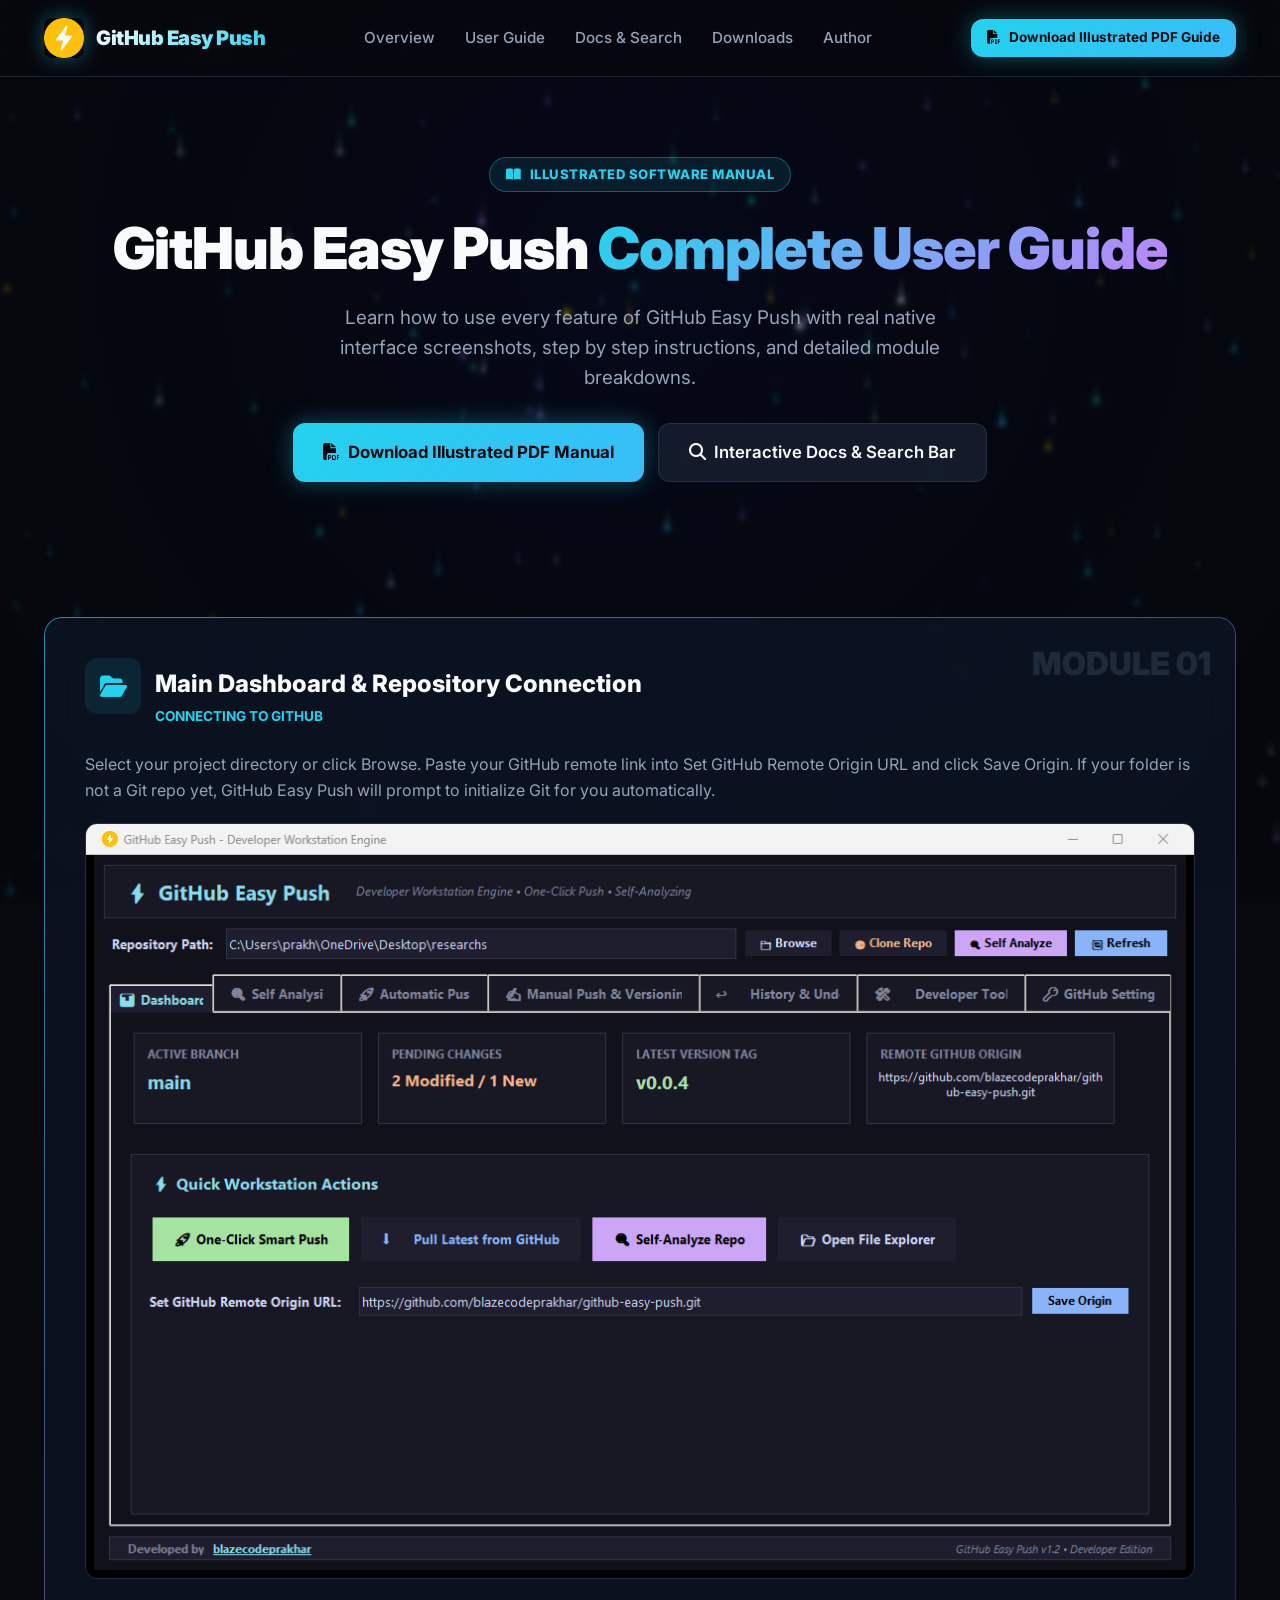
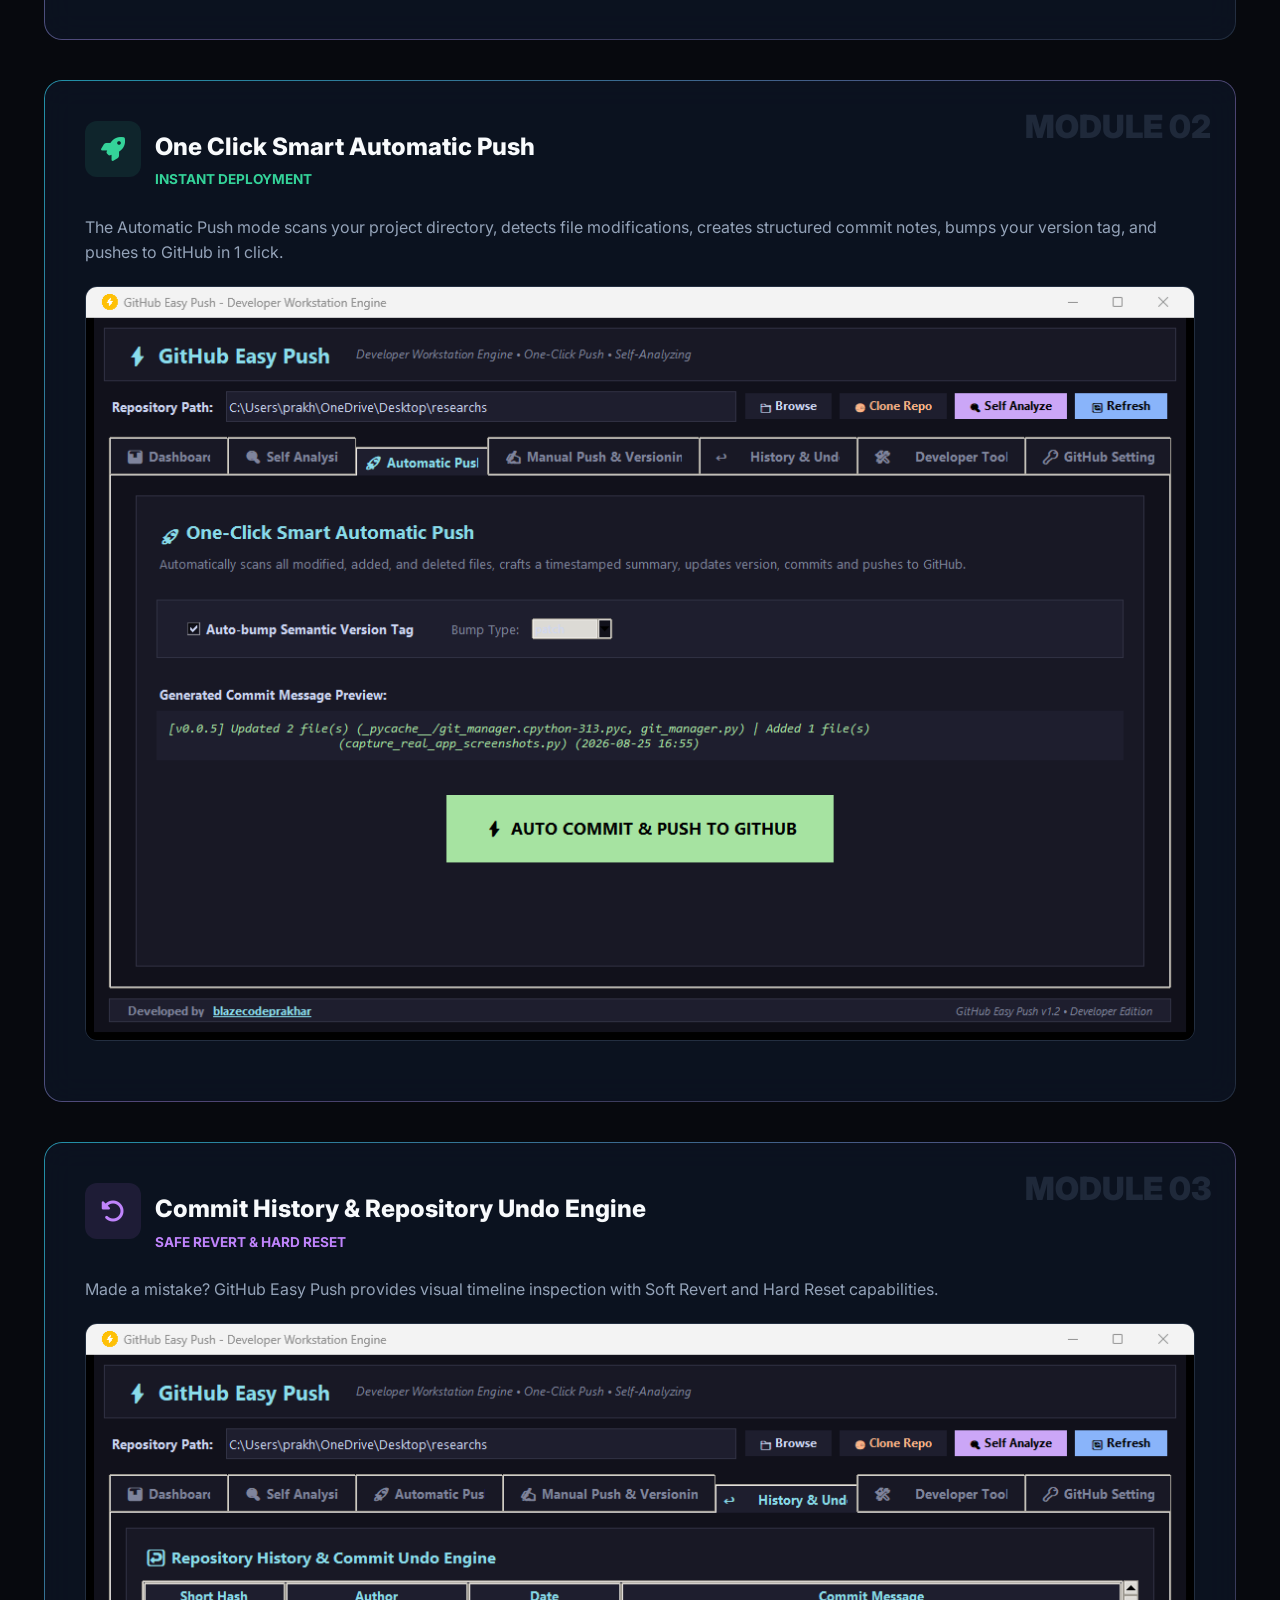
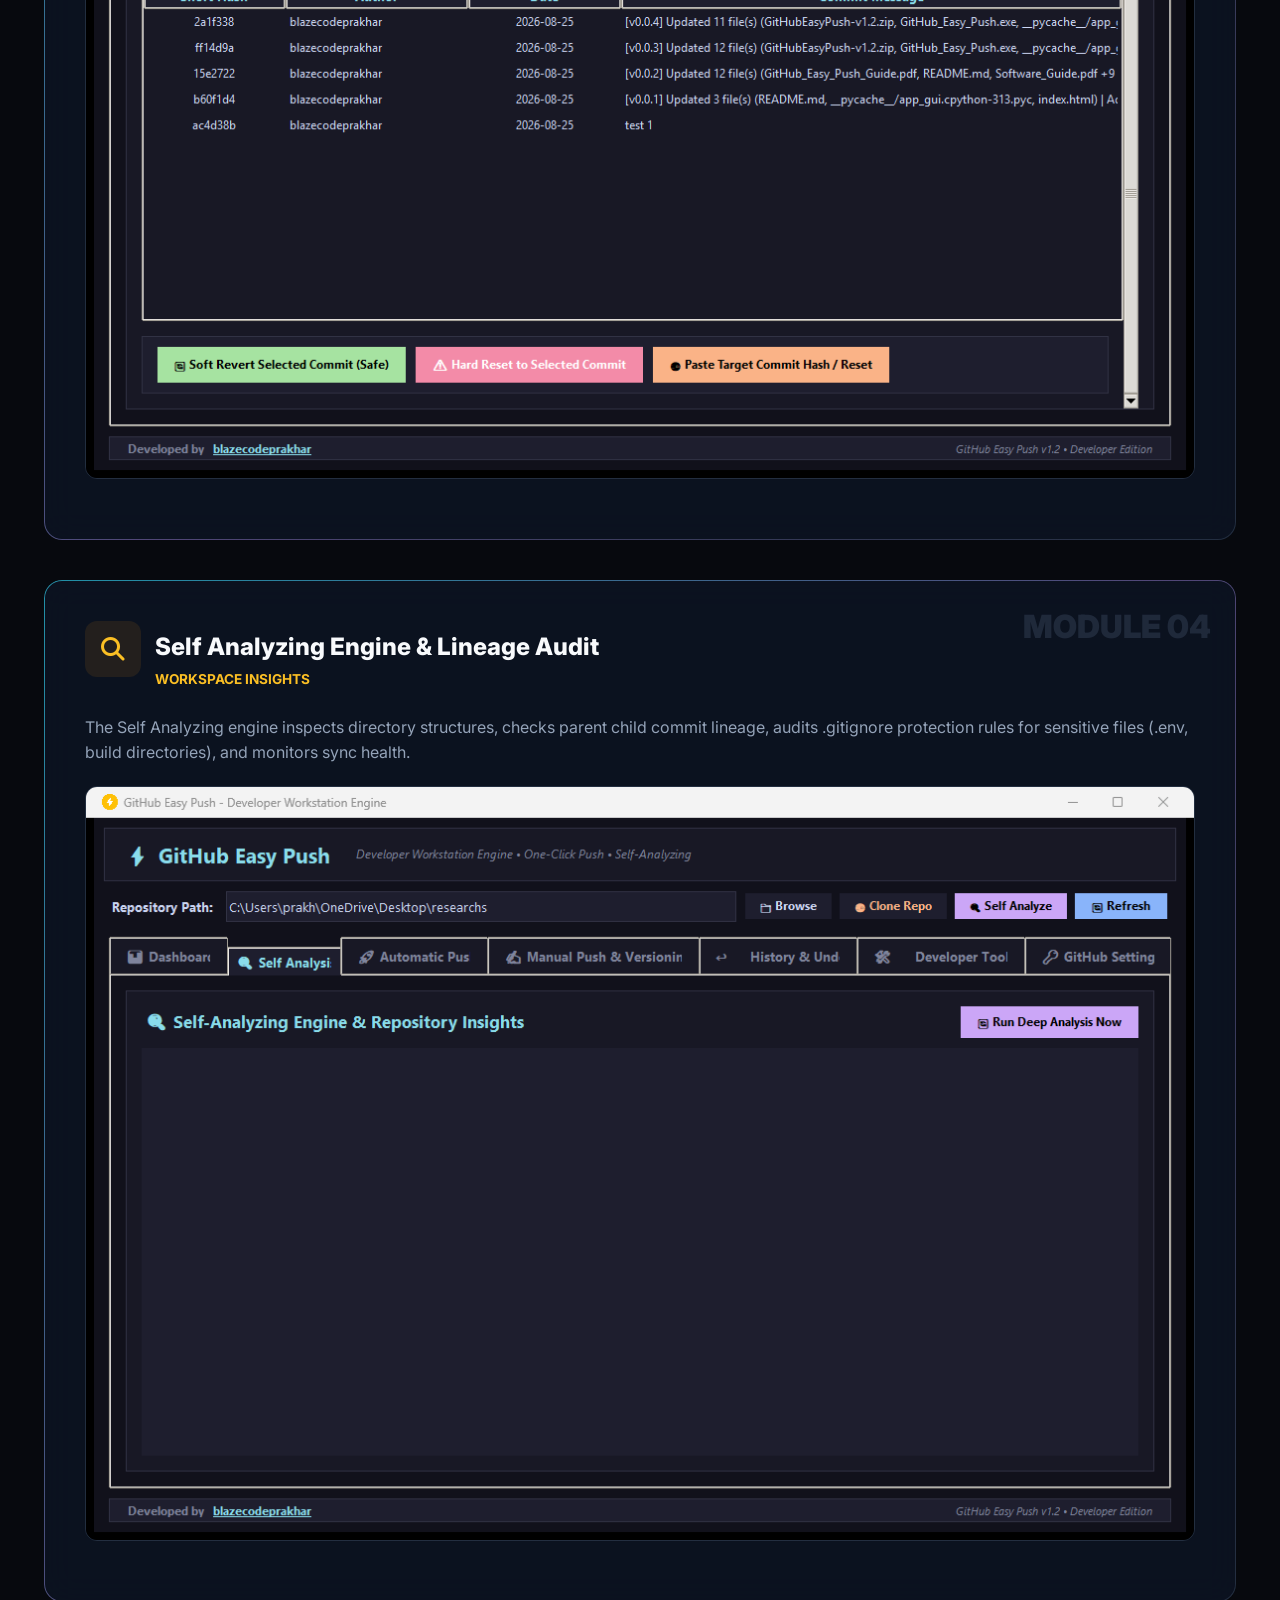
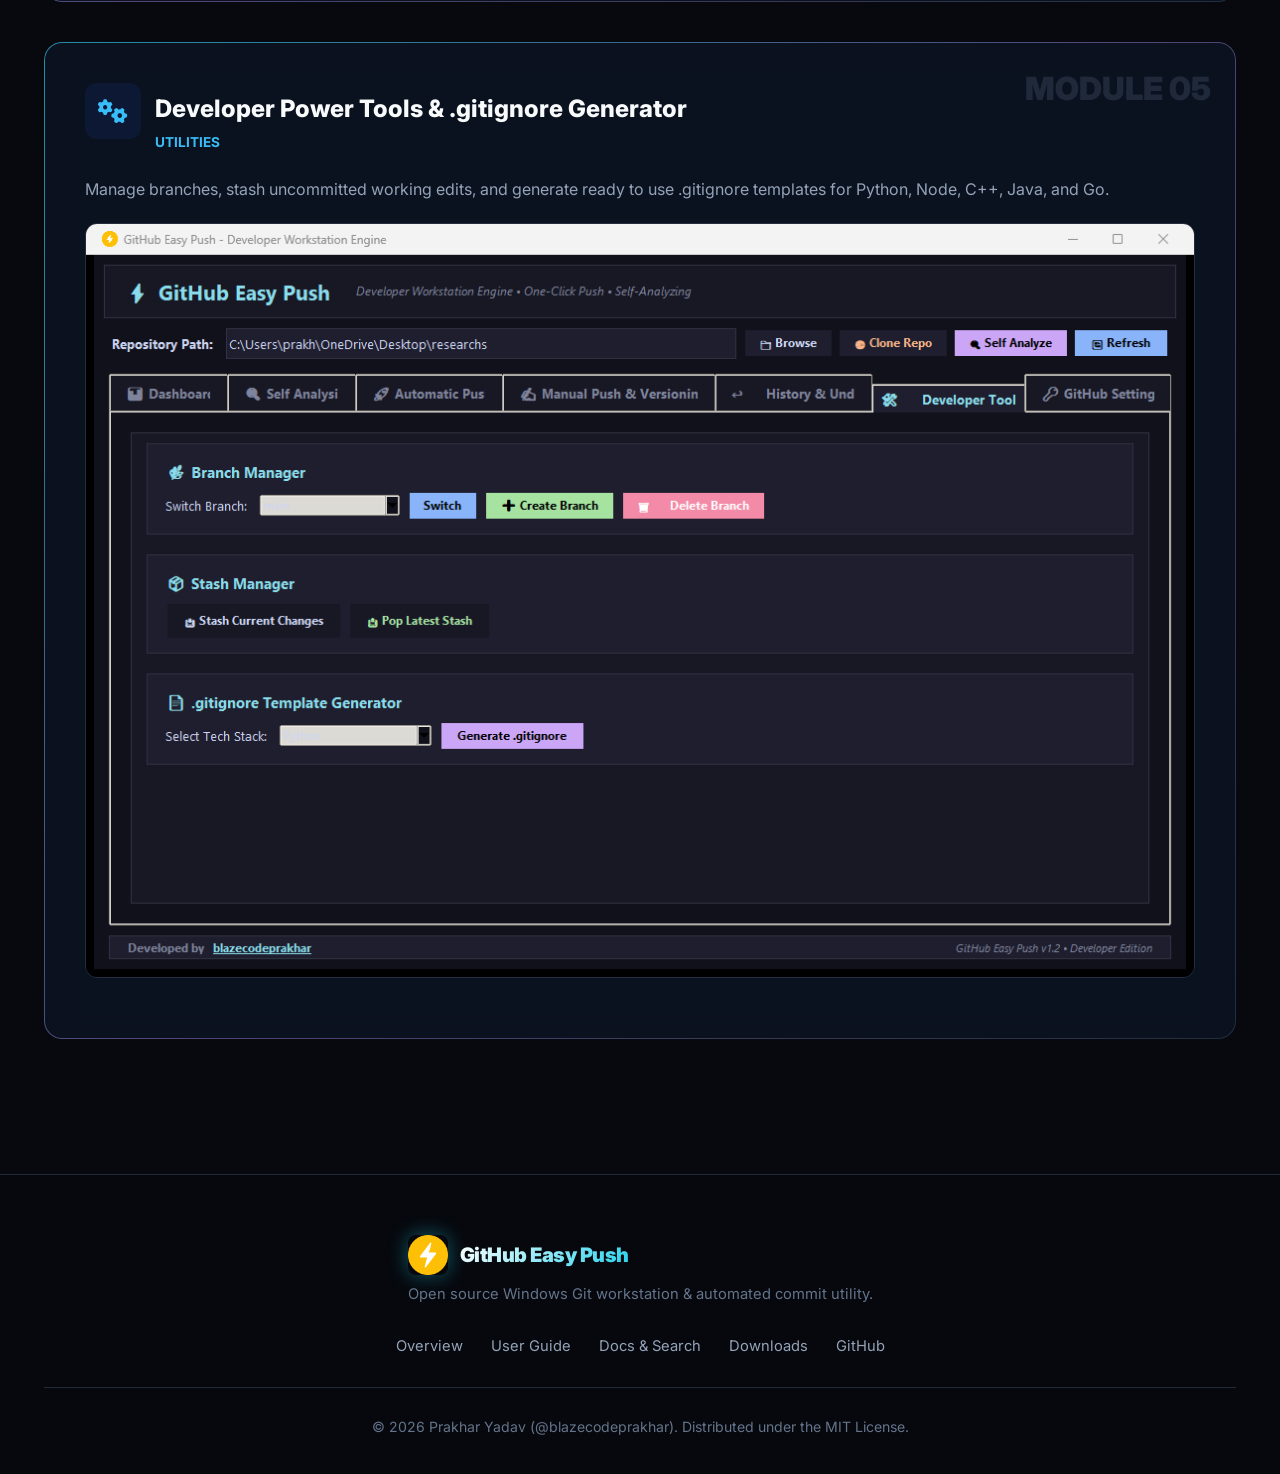
<file: guide.html>
<!DOCTYPE html>
<html lang="en">
<head>
  <meta charset="UTF-8">
  <meta name="viewport" content="width=device-width, initial-scale=1.0">
  
  <title>Illustrated User Guide | GitHub Easy Push by Prakhar Yadav</title>
  <meta name="title" content="Illustrated User Guide | GitHub Easy Push by Prakhar Yadav">
  <meta name="description" content="Step by step illustrated user guide and documentation for GitHub Easy Push software. Learn how to perform smart automatic commits, version tagging, commit undo, and repository self analysis.">
  <meta name="keywords" content="github easy push guide, how to use github easy push, git auto commit tutorial, git undo commit guide, prakhar yadav, blazecodeprakhar">
  <meta name="robots" content="index, follow, max-image-preview:large">
  <meta name="ai-search-bot" content="index, follow">
  <meta name="gptbot" content="index, follow">
  <meta name="claudebot" content="index, follow">
  <meta name="perplexitybot" content="index, follow">
  <meta name="geo.region" content="IN-UT">
  <meta name="geo.placename" content="Dehradun">
  <meta name="geo.position" content="30.3165;78.0322">
  <meta name="ICBM" content="30.3165, 78.0322">
  <link rel="canonical" href="https://blazecodeprakhar.github.io/github-easy-push/guide.html">
  <link rel="sitemap" type="application/xml" title="Sitemap" href="sitemap.xml">

  <link rel="icon" type="image/png" href="assets/icon.png">
  <link rel="apple-touch-icon" href="assets/icon.png">
  
  <link rel="preconnect" href="https://fonts.googleapis.com">
  <link rel="preconnect" href="https://fonts.gstatic.com" crossorigin>
  <link href="https://fonts.googleapis.com/css2?family=Inter:wght@300;400;500;600;700;800;900&family=JetBrains+Mono:wght@400;500;700&display=swap" rel="stylesheet">
  <link rel="stylesheet" href="styles.css">
  <link rel="stylesheet" href="https://cdnjs.cloudflare.com/ajax/libs/font-awesome/6.4.0/css/all.min.css">
</head>
<body class="dark-theme">

  <canvas id="space-canvas"></canvas>

  <header class="navbar">
    <div class="container navbar-container">
      <a href="index.html" class="brand-logo" aria-label="GitHub Easy Push Homepage">
        <img src="assets/icon.png" alt="GitHub Easy Push Icon" class="brand-icon-img">
        <span class="brand-title">GitHub Easy Push</span>
      </a>

      <nav class="nav-menu" id="nav-menu">
        <ul class="nav-links">
          <li><a href="index.html">Overview</a></li>
          <li><a href="guide.html" class="active">User Guide</a></li>
          <li><a href="docs.html">Docs & Search</a></li>
          <li><a href="index.html#downloads">Downloads</a></li>
          <li><a href="index.html#author">Author</a></li>
        </ul>
      </nav>

      <div class="nav-actions">
        <a href="Software_Guide.pdf" download="Software_Guide.pdf" class="btn btn-primary btn-sm" aria-label="Download PDF Guide">
          <i class="fa-solid fa-file-pdf"></i> Download Illustrated PDF Guide
        </a>
      </div>

      <button class="nav-toggle" id="nav-toggle" aria-label="Toggle navigation menu">
        <i class="fa-solid fa-bars"></i>
      </button>
    </div>
  </header>

  <main>
    <section class="hero" style="padding: 80px 0 40px;">
      <div class="container text-center">
        <div class="hero-badge">
          <i class="fa-solid fa-book-open" style="color: var(--accent-cyan);"></i> ILLUSTRATED SOFTWARE MANUAL
        </div>
        <h1 class="hero-title">
          GitHub Easy Push <span class="gradient-text">Complete User Guide</span>
        </h1>
        <p class="hero-subtitle" style="margin: 0 auto 30px;">
          Learn how to use every feature of GitHub Easy Push with real native interface screenshots, step by step instructions, and detailed module breakdowns.
        </p>

        <div style="display: flex; justify-content: center; gap: 14px; flex-wrap: wrap;">
          <a href="Software_Guide.pdf" download="Software_Guide.pdf" class="btn btn-primary btn-lg">
            <i class="fa-solid fa-file-pdf"></i> Download Illustrated PDF Manual
          </a>
          <a href="docs.html" class="btn btn-secondary btn-lg">
            <i class="fa-solid fa-magnifying-glass"></i> Interactive Docs & Search Bar
          </a>
        </div>
      </div>
    </section>

    <!-- Guide Content Sections with Real Native Screenshots -->
    <section class="section" id="steps">
      <div class="container">

        <!-- Step 1 Card -->
        <article class="guide-card glow-border" style="margin-bottom: 40px; padding: 40px;">
          <div class="guide-step-badge">MODULE 01</div>
          <div style="display: flex; align-items: center; gap: 14px; margin-bottom: 16px;">
            <div class="guide-card-icon" style="color: var(--accent-cyan); background: rgba(34, 211, 238, 0.1);">
              <i class="fa-solid fa-folder-open"></i>
            </div>
            <div>
              <h2 style="font-size: 1.5rem; font-weight: 800;">Main Dashboard & Repository Connection</h2>
              <span style="font-size: 0.85rem; color: var(--accent-cyan); font-weight: 700;">CONNECTING TO GITHUB</span>
            </div>
          </div>
          <p style="font-size: 1rem; color: var(--text-secondary); margin-bottom: 20px;">
            Select your project directory or click Browse. Paste your GitHub remote link into Set GitHub Remote Origin URL and click Save Origin. If your folder is not a Git repo yet, GitHub Easy Push will prompt to initialize Git for you automatically.
          </p>
          <div style="margin-bottom: 20px; border-radius: var(--radius-md); overflow: hidden; border: 1px solid var(--border-color);">
            <img src="assets/images/screenshot_dashboard.png" alt="GitHub Easy Push Dashboard Interface Screenshot" style="width: 100%; display: block;">
          </div>
        </article>

        <!-- Step 2 Card -->
        <article class="guide-card glow-border" style="margin-bottom: 40px; padding: 40px;">
          <div class="guide-step-badge">MODULE 02</div>
          <div style="display: flex; align-items: center; gap: 14px; margin-bottom: 16px;">
            <div class="guide-card-icon" style="color: var(--accent-emerald); background: rgba(52, 211, 153, 0.1);">
              <i class="fa-solid fa-rocket"></i>
            </div>
            <div>
              <h2 style="font-size: 1.5rem; font-weight: 800;">One Click Smart Automatic Push</h2>
              <span style="font-size: 0.85rem; color: var(--accent-emerald); font-weight: 700;">INSTANT DEPLOYMENT</span>
            </div>
          </div>
          <p style="font-size: 1rem; color: var(--text-secondary); margin-bottom: 20px;">
            The Automatic Push mode scans your project directory, detects file modifications, creates structured commit notes, bumps your version tag, and pushes to GitHub in 1 click.
          </p>
          <div style="margin-bottom: 20px; border-radius: var(--radius-md); overflow: hidden; border: 1px solid var(--border-color);">
            <img src="assets/images/screenshot_auto_push.png" alt="Automatic Push Interface Screenshot" style="width: 100%; display: block;">
          </div>
        </article>

        <!-- Step 3 Card -->
        <article class="guide-card glow-border" style="margin-bottom: 40px; padding: 40px;">
          <div class="guide-step-badge">MODULE 03</div>
          <div style="display: flex; align-items: center; gap: 14px; margin-bottom: 16px;">
            <div class="guide-card-icon" style="color: var(--accent-purple); background: rgba(192, 132, 252, 0.1);">
              <i class="fa-solid fa-rotate-left"></i>
            </div>
            <div>
              <h2 style="font-size: 1.5rem; font-weight: 800;">Commit History & Repository Undo Engine</h2>
              <span style="font-size: 0.85rem; color: var(--accent-purple); font-weight: 700;">SAFE REVERT & HARD RESET</span>
            </div>
          </div>
          <p style="font-size: 1rem; color: var(--text-secondary); margin-bottom: 20px;">
            Made a mistake? GitHub Easy Push provides visual timeline inspection with Soft Revert and Hard Reset capabilities.
          </p>
          <div style="margin-bottom: 20px; border-radius: var(--radius-md); overflow: hidden; border: 1px solid var(--border-color);">
            <img src="assets/images/screenshot_history_undo.png" alt="Commit History and Undo Interface Screenshot" style="width: 100%; display: block;">
          </div>
        </article>

        <!-- Step 4 Card -->
        <article class="guide-card glow-border" style="margin-bottom: 40px; padding: 40px;">
          <div class="guide-step-badge">MODULE 04</div>
          <div style="display: flex; align-items: center; gap: 14px; margin-bottom: 16px;">
            <div class="guide-card-icon" style="color: var(--accent-amber); background: rgba(245, 158, 11, 0.1);">
              <i class="fa-solid fa-magnifying-glass"></i>
            </div>
            <div>
              <h2 style="font-size: 1.5rem; font-weight: 800;">Self Analyzing Engine & Lineage Audit</h2>
              <span style="font-size: 0.85rem; color: var(--accent-amber); font-weight: 700;">WORKSPACE INSIGHTS</span>
            </div>
          </div>
          <p style="font-size: 1rem; color: var(--text-secondary); margin-bottom: 20px;">
            The Self Analyzing engine inspects directory structures, checks parent child commit lineage, audits .gitignore protection rules for sensitive files (.env, build directories), and monitors sync health.
          </p>
          <div style="margin-bottom: 20px; border-radius: var(--radius-md); overflow: hidden; border: 1px solid var(--border-color);">
            <img src="assets/images/screenshot_self_analysis.png" alt="Self Analysis Interface Screenshot" style="width: 100%; display: block;">
          </div>
        </article>

        <!-- Step 5 Card -->
        <article class="guide-card glow-border" style="margin-bottom: 40px; padding: 40px;">
          <div class="guide-step-badge">MODULE 05</div>
          <div style="display: flex; align-items: center; gap: 14px; margin-bottom: 16px;">
            <div class="guide-card-icon" style="color: var(--accent-blue); background: rgba(37, 99, 235, 0.1);">
              <i class="fa-solid fa-gears"></i>
            </div>
            <div>
              <h2 style="font-size: 1.5rem; font-weight: 800;">Developer Power Tools & .gitignore Generator</h2>
              <span style="font-size: 0.85rem; color: var(--accent-blue); font-weight: 700;">UTILITIES</span>
            </div>
          </div>
          <p style="font-size: 1rem; color: var(--text-secondary); margin-bottom: 20px;">
            Manage branches, stash uncommitted working edits, and generate ready to use .gitignore templates for Python, Node, C++, Java, and Go.
          </p>
          <div style="margin-bottom: 20px; border-radius: var(--radius-md); overflow: hidden; border: 1px solid var(--border-color);">
            <img src="assets/images/screenshot_dev_tools.png" alt="Developer Power Tools Screenshot" style="width: 100%; display: block;">
          </div>
        </article>

      </div>
    </section>
  </main>

  <footer class="footer">
    <div class="container footer-container">
      <div class="footer-top">
        <a href="index.html" class="brand-logo">
          <img src="assets/icon.png" alt="GitHub Easy Push Icon" class="brand-icon-img">
          <span class="brand-title">GitHub Easy Push</span>
        </a>
        <p class="footer-desc">Open source Windows Git workstation & automated commit utility.</p>
      </div>

      <nav class="footer-nav">
        <a href="index.html">Overview</a>
        <a href="guide.html">User Guide</a>
        <a href="docs.html">Docs & Search</a>
        <a href="index.html#downloads">Downloads</a>
        <a href="https://github.com/blazecodeprakhar" target="_blank">GitHub</a>
      </nav>

      <div class="footer-bottom">
        <p>© 2026 Prakhar Yadav (@blazecodeprakhar). Distributed under the MIT License.</p>
      </div>
    </div>
  </footer>

  <script src="script.js"></script>
</body>
</html>
</file>
<file: styles.css>
/* ==========================================================================
   GitHub Easy Push - Next-Gen Futuristic Sci-Fi Stylesheet
   Falling Star Cosmic Space Engine by Prakhar Yadav (@blazecodeprakhar)
   ========================================================================== */

:root {
  /* Ultra Dark Sci-Fi Palette */
  --bg-dark: #07090E;
  --bg-card: rgba(15, 23, 42, 0.65);
  --bg-card-alt: rgba(30, 41, 59, 0.75);
  --border-color: rgba(51, 65, 85, 0.6);
  --border-glow: #22D3EE;

  /* Typography Colors */
  --text-main: #F8FAFC;
  --text-secondary: #94A3B8;
  --text-muted: #64748B;

  /* Cyber Accents */
  --accent-blue: #38BDF8;
  --accent-cyan: #22D3EE;
  --accent-emerald: #34D399;
  --accent-purple: #C084FC;
  --accent-amber: #FBBF24;
  --accent-rose: #FB7185;

  /* Glow Effects */
  --glow-cyan: 0 0 25px rgba(34, 211, 238, 0.35);
  --glow-blue: 0 0 25px rgba(56, 189, 248, 0.35);
  --glow-purple: 0 0 25px rgba(192, 132, 252, 0.35);

  /* Layout */
  --radius-sm: 8px;
  --radius-md: 12px;
  --radius-lg: 18px;
  --radius-full: 9999px;
  --transition: all 0.25s cubic-bezier(0.4, 0, 0.2, 1);
}

/* Base Reset */
*, *::before, *::after {
  box-sizing: border-box;
  margin: 0;
  padding: 0;
}

html {
  scroll-behavior: smooth;
  font-family: 'Inter', system-ui, -apple-system, sans-serif;
  background-color: var(--bg-dark);
  color: var(--text-main);
  line-height: 1.6;
}

body {
  overflow-x: hidden;
  background-color: var(--bg-dark);
  position: relative;
}

/* Canvas Background for Cosmic Falling Star Engine */
#space-canvas {
  position: fixed;
  top: 0;
  left: 0;
  width: 100vw;
  height: 100vh;
  z-index: 1; /* Sits behind text/cards (z-index 5) */
  pointer-events: none;
  filter: blur(2.5px) contrast(1.15); /* Soft ambient dark blur effect for falling stars */
  opacity: 0.85;
}

/* Ambient Dark Blur Overlay Layer across all sections */
body::before {
  content: "";
  position: fixed;
  top: 0;
  left: 0;
  width: 100vw;
  height: 100vh;
  background: radial-gradient(circle at 50% 30%, rgba(11, 15, 25, 0.35), rgba(7, 9, 14, 0.75));
  pointer-events: none;
  z-index: 2;
}

header, main, footer {
  position: relative;
  z-index: 5; /* Keeps all text & interactive cards above canvas */
}

/* Custom Scrollbar */
::-webkit-scrollbar {
  width: 10px;
}
::-webkit-scrollbar-track {
  background: var(--bg-dark);
}
::-webkit-scrollbar-thumb {
  background: var(--border-color);
  border-radius: var(--radius-full);
}
::-webkit-scrollbar-thumb:hover {
  background: var(--accent-cyan);
}

/* Containers */
.container {
  max-width: 1240px;
  margin: 0 auto;
  padding: 0 24px;
}

.text-center { text-align: center; }

/* Glowing Cyber Border */
.glow-border {
  position: relative;
}
.glow-border::before {
  content: '';
  position: absolute;
  inset: -1px;
  border-radius: inherit;
  padding: 1px;
  background: linear-gradient(135deg, rgba(34, 211, 238, 0.6), rgba(192, 132, 252, 0.3), transparent);
  -webkit-mask: linear-gradient(#fff 0 0) content-box, linear-gradient(#fff 0 0);
  -webkit-mask-composite: xor;
  mask-composite: exclude;
  pointer-events: none;
}

/* Buttons */
.btn {
  display: inline-flex;
  align-items: center;
  justify-content: center;
  gap: 8px;
  padding: 12px 24px;
  font-size: 0.95rem;
  font-weight: 600;
  border-radius: var(--radius-md);
  text-decoration: none;
  transition: var(--transition);
  cursor: pointer;
  border: none;
}

.btn-sm { padding: 8px 16px; font-size: 0.85rem; }
.btn-lg { padding: 15px 30px; font-size: 1.05rem; }

.btn-primary {
  background: linear-gradient(135deg, var(--accent-cyan), var(--accent-blue));
  color: #07090E;
  font-weight: 700;
  box-shadow: var(--glow-cyan);
}
.btn-primary:hover {
  transform: translateY(-2px);
  box-shadow: 0 0 45px rgba(34, 211, 238, 0.6);
}

.btn-blue {
  background: var(--accent-blue);
  color: #07090E;
  font-weight: 700;
}
.btn-blue:hover {
  transform: translateY(-2px);
  box-shadow: var(--glow-blue);
}

.btn-secondary {
  background: rgba(30, 41, 59, 0.6);
  color: var(--text-main);
  border: 1px solid var(--border-color);
  backdrop-filter: blur(12px);
}
.btn-secondary:hover {
  background: var(--border-color);
  border-color: var(--accent-cyan);
  transform: translateY(-2px);
}

/* Navigation Bar */
.navbar {
  position: sticky;
  top: 0;
  z-index: 1000;
  background: rgba(7, 9, 14, 0.75);
  backdrop-filter: blur(20px);
  border-bottom: 1px solid rgba(51, 65, 85, 0.5);
}

.navbar-container {
  display: flex;
  align-items: center;
  justify-content: space-between;
  height: 76px;
}

.brand-logo {
  display: flex;
  align-items: center;
  gap: 12px;
  text-decoration: none;
}

.brand-icon-img {
  width: 40px;
  height: 40px;
  border-radius: var(--radius-sm);
  box-shadow: 0 0 20px rgba(34, 211, 238, 0.4);
}

.brand-title {
  font-size: 1.25rem;
  font-weight: 900;
  letter-spacing: -0.5px;
  background: linear-gradient(135deg, #FFFFFF, var(--accent-cyan));
  -webkit-background-clip: text;
  -webkit-text-fill-color: transparent;
}

.nav-links {
  display: flex;
  align-items: center;
  gap: 30px;
  list-style: none;
}

.nav-links a {
  color: var(--text-secondary);
  text-decoration: none;
  font-size: 0.95rem;
  font-weight: 500;
  transition: var(--transition);
}

.nav-links a:hover {
  color: var(--accent-cyan);
  text-shadow: 0 0 12px rgba(34, 211, 238, 0.6);
}

.nav-actions {
  display: flex;
  align-items: center;
  gap: 12px;
}

.nav-toggle {
  display: none;
  background: none;
  border: none;
  color: var(--text-main);
  font-size: 1.5rem;
  cursor: pointer;
}

/* Hero Section */
.hero {
  padding: 110px 0 80px;
  position: relative;
}

.hero-grid {
  display: grid;
  grid-template-columns: 1.15fr 0.85fr;
  gap: 48px;
  align-items: center;
}

.hero-badge {
  display: inline-flex;
  align-items: center;
  gap: 8px;
  padding: 6px 16px;
  background: rgba(34, 211, 238, 0.1);
  border: 1px solid rgba(34, 211, 238, 0.35);
  border-radius: var(--radius-full);
  font-size: 0.82rem;
  font-weight: 800;
  color: var(--accent-cyan);
  margin-bottom: 24px;
  letter-spacing: 0.5px;
}

.pulse-dot {
  width: 8px;
  height: 8px;
  border-radius: 50%;
  background: var(--accent-cyan);
  box-shadow: 0 0 12px var(--accent-cyan);
  animation: pulse 2s infinite;
}

@keyframes pulse {
  0% { transform: scale(0.95); box-shadow: 0 0 0 0 rgba(34, 211, 238, 0.8); }
  70% { transform: scale(1.05); box-shadow: 0 0 0 12px rgba(34, 211, 238, 0); }
  100% { transform: scale(0.95); box-shadow: 0 0 0 0 rgba(34, 211, 238, 0); }
}

.hero-title {
  font-size: 3.6rem;
  font-weight: 900;
  line-height: 1.12;
  margin-bottom: 22px;
  letter-spacing: -1.2px;
}

.gradient-text {
  background: linear-gradient(135deg, var(--accent-cyan), var(--accent-purple), var(--accent-blue));
  background-size: 200% 200%;
  animation: gradientShift 6s ease infinite;
  -webkit-background-clip: text;
  -webkit-text-fill-color: transparent;
}

@keyframes gradientShift {
  0% { background-position: 0% 50%; }
  50% { background-position: 100% 50%; }
  100% { background-position: 0% 50%; }
}

.hero-subtitle {
  font-size: 1.18rem;
  color: var(--text-secondary);
  margin-bottom: 36px;
  max-width: 620px;
}

.hero-actions {
  display: flex;
  align-items: center;
  gap: 14px;
  flex-wrap: wrap;
  margin-bottom: 30px;
}

.hero-trust-bar {
  display: flex;
  align-items: center;
  gap: 12px;
  flex-wrap: wrap;
  margin-bottom: 24px;
}

.trust-badge {
  display: inline-flex;
  align-items: center;
  gap: 6px;
  padding: 6px 14px;
  border-radius: var(--radius-full);
  font-size: 0.85rem;
  font-weight: 600;
  backdrop-filter: blur(8px);
}

.badge-emerald { background: rgba(52, 211, 153, 0.12); color: var(--accent-emerald); border: 1px solid rgba(52, 211, 153, 0.3); }
.badge-blue { background: rgba(56, 189, 248, 0.12); color: var(--accent-blue); border: 1px solid rgba(56, 189, 248, 0.3); }
.badge-purple { background: rgba(192, 132, 252, 0.12); color: var(--accent-purple); border: 1px solid rgba(192, 132, 252, 0.3); }

.hero-specs-row {
  display: flex;
  align-items: center;
  gap: 12px;
  color: var(--text-muted);
  font-size: 0.88rem;
  flex-wrap: wrap;
}

/* Hero Visual Showcase Card */
.hero-visual {
  position: relative;
}

.hero-card-wrapper {
  position: relative;
}

.hero-floating-badge {
  position: absolute;
  z-index: 10;
  padding: 8px 18px;
  background: rgba(15, 23, 42, 0.9);
  border: 1px solid var(--border-color);
  border-radius: var(--radius-md);
  box-shadow: var(--shadow-md);
  font-size: 0.85rem;
  font-weight: 600;
  display: flex;
  align-items: center;
  gap: 8px;
  backdrop-filter: blur(16px);
}

.float-1 { top: -22px; right: -12px; animation: floatAnim 4s ease-in-out infinite; }
.float-2 { bottom: -22px; left: -12px; animation: floatAnim 4s ease-in-out infinite 2s; }

@keyframes floatAnim {
  0%, 100% { transform: translateY(0); }
  50% { transform: translateY(-10px); }
}

.hero-card {
  background: rgba(15, 23, 42, 0.7);
  border: 1px solid var(--border-color);
  border-radius: var(--radius-lg);
  padding: 32px;
  backdrop-filter: blur(20px);
  box-shadow: var(--glow-cyan);
}

.hero-card-top {
  display: flex;
  align-items: center;
  gap: 16px;
  margin-bottom: 24px;
}

.hero-app-icon {
  width: 60px;
  height: 60px;
  border-radius: var(--radius-md);
}

.hero-app-name {
  font-size: 1.35rem;
  font-weight: 800;
}

.hero-app-status {
  font-size: 0.75rem;
  font-weight: 800;
  color: var(--accent-emerald);
  background: rgba(52, 211, 153, 0.15);
  padding: 3px 10px;
  border-radius: var(--radius-full);
  display: inline-flex;
  align-items: center;
  gap: 5px;
}

.status-dot {
  width: 6px;
  height: 6px;
  border-radius: 50%;
  background: var(--accent-emerald);
  box-shadow: 0 0 10px var(--accent-emerald);
}

.hero-app-version {
  font-size: 0.85rem;
  color: var(--text-muted);
}

.hero-stats-grid {
  display: grid;
  grid-template-columns: repeat(3, 1fr);
  gap: 12px;
  margin-bottom: 24px;
}

.stat-box {
  background: rgba(30, 41, 59, 0.6);
  border: 1px solid var(--border-color);
  border-radius: var(--radius-md);
  padding: 14px;
  text-align: center;
  backdrop-filter: blur(8px);
}

.stat-num {
  display: block;
  font-size: 1.25rem;
  font-weight: 900;
  color: var(--accent-cyan);
}

.stat-lbl {
  font-size: 0.75rem;
  color: var(--text-muted);
}

.hero-card-features {
  display: flex;
  flex-direction: column;
  gap: 12px;
  margin-bottom: 26px;
}

.card-feat-item {
  display: flex;
  align-items: center;
  gap: 10px;
  font-size: 0.92rem;
  color: var(--text-secondary);
}

.hero-card-download {
  display: flex;
  align-items: center;
  justify-content: space-between;
  background: rgba(30, 41, 59, 0.7);
  border: 1px solid var(--border-color);
  border-radius: var(--radius-md);
  padding: 16px 20px;
  backdrop-filter: blur(8px);
}

.hero-card-download p {
  font-size: 0.82rem;
  color: var(--text-muted);
}

/* Sections Layout */
.section {
  padding: 95px 0;
}

.section-alt {
  background: rgba(15, 23, 42, 0.5);
  border-top: 1px solid var(--border-color);
  border-bottom: 1px solid var(--border-color);
  backdrop-filter: blur(12px);
}

.section-header {
  margin-bottom: 56px;
}

.section-tag {
  display: inline-block;
  padding: 4px 14px;
  background: rgba(34, 211, 238, 0.1);
  border: 1px solid rgba(34, 211, 238, 0.3);
  border-radius: var(--radius-full);
  font-size: 0.8rem;
  font-weight: 700;
  color: var(--accent-cyan);
  letter-spacing: 0.5px;
  margin-bottom: 14px;
}

.section-title {
  font-size: 2.4rem;
  font-weight: 900;
  margin-bottom: 14px;
}

.section-desc {
  font-size: 1.08rem;
  color: var(--text-secondary);
  max-width: 680px;
  margin: 0 auto;
}

/* Specifications Table */
.spec-table-box {
  background: rgba(15, 23, 42, 0.65);
  border: 1px solid var(--border-color);
  border-radius: var(--radius-lg);
  overflow: hidden;
  backdrop-filter: blur(16px);
}

.spec-table {
  width: 100%;
  border-collapse: collapse;
  text-align: left;
}

.spec-table th, .spec-table td {
  padding: 18px 26px;
  border-bottom: 1px solid var(--border-color);
}

.spec-table th {
  background: rgba(30, 41, 59, 0.7);
  font-size: 0.9rem;
  font-weight: 700;
  color: var(--accent-cyan);
}

.spec-table td {
  font-size: 0.95rem;
  color: var(--text-secondary);
}

.spec-table tr:last-child td {
  border-bottom: none;
}

.spec-table code {
  background: rgba(7, 9, 14, 0.8);
  padding: 3px 8px;
  border-radius: 4px;
  font-family: 'JetBrains Mono', monospace;
  color: var(--accent-cyan);
  font-size: 0.88rem;
}

/* Features Cards Grid */
.features-grid {
  display: grid;
  grid-template-columns: repeat(auto-fit, minmax(280px, 1fr));
  gap: 24px;
}

.feature-card {
  background: rgba(15, 23, 42, 0.6);
  border: 1px solid var(--border-color);
  border-radius: var(--radius-lg);
  padding: 30px;
  transition: var(--transition);
  backdrop-filter: blur(16px);
}

.feature-card:hover {
  transform: translateY(-6px);
  border-color: var(--accent-cyan);
  box-shadow: var(--glow-cyan);
}

.feature-icon {
  width: 50px;
  height: 50px;
  background: rgba(34, 211, 238, 0.1);
  border: 1px solid rgba(34, 211, 238, 0.3);
  border-radius: var(--radius-md);
  display: flex;
  align-items: center;
  justify-content: center;
  font-size: 1.4rem;
  color: var(--accent-cyan);
  margin-bottom: 22px;
}

.feature-card h3 {
  font-size: 1.25rem;
  font-weight: 800;
  margin-bottom: 12px;
}

.feature-card p {
  font-size: 0.95rem;
  color: var(--text-secondary);
  margin-bottom: 20px;
}

.feature-list {
  list-style: none;
  display: flex;
  flex-direction: column;
  gap: 10px;
}

.feature-list li {
  display: flex;
  align-items: center;
  gap: 8px;
  font-size: 0.88rem;
  color: var(--text-muted);
}

.feature-list i {
  color: var(--accent-emerald);
}

/* Guide Cards */
.guide-cards-grid {
  display: grid;
  grid-template-columns: repeat(auto-fit, minmax(300px, 1fr));
  gap: 24px;
}

.guide-card {
  position: relative;
  background: rgba(15, 23, 42, 0.65);
  border: 1px solid var(--border-color);
  border-radius: var(--radius-lg);
  padding: 34px;
  backdrop-filter: blur(16px);
  transition: var(--transition);
}

.guide-card:hover {
  border-color: var(--accent-cyan);
  transform: translateY(-5px);
}

.guide-step-badge {
  position: absolute;
  top: 20px;
  right: 24px;
  font-size: 2rem;
  font-weight: 900;
  color: rgba(51, 65, 85, 0.5);
}

.guide-card-icon {
  width: 56px;
  height: 56px;
  border-radius: var(--radius-md);
  display: flex;
  align-items: center;
  justify-content: center;
  font-size: 1.5rem;
  margin-bottom: 22px;
}

.guide-card h3 {
  font-size: 1.25rem;
  font-weight: 800;
  margin-bottom: 12px;
}

.guide-card p {
  font-size: 0.95rem;
  color: var(--text-secondary);
}

/* Trust Cards Grid */
.trust-grid {
  display: grid;
  grid-template-columns: repeat(auto-fit, minmax(260px, 1fr));
  gap: 24px;
}

.trust-card {
  background: rgba(15, 23, 42, 0.6);
  border: 1px solid var(--border-color);
  border-radius: var(--radius-lg);
  padding: 30px;
  backdrop-filter: blur(16px);
}

.trust-card-icon {
  width: 48px;
  height: 48px;
  border-radius: var(--radius-md);
  display: flex;
  align-items: center;
  justify-content: center;
  font-size: 1.3rem;
  margin-bottom: 18px;
}

.trust-card h3 {
  font-size: 1.15rem;
  font-weight: 800;
  margin-bottom: 8px;
}

.trust-card p {
  font-size: 0.92rem;
  color: var(--text-secondary);
}

/* Terminal CLI Box */
.cli-box {
  background: rgba(15, 23, 42, 0.85);
  border: 1px solid var(--border-color);
  border-radius: var(--radius-lg);
  overflow: hidden;
  box-shadow: var(--shadow-lg);
  max-width: 860px;
  margin: 0 auto;
  backdrop-filter: blur(20px);
}

.cli-header {
  display: flex;
  align-items: center;
  justify-content: space-between;
  padding: 16px 22px;
  background: rgba(30, 41, 59, 0.8);
  border-bottom: 1px solid var(--border-color);
  font-size: 0.9rem;
  font-weight: 600;
  color: var(--text-secondary);
}

.cli-body {
  padding: 24px;
  font-family: 'JetBrains Mono', monospace;
  font-size: 0.92rem;
}

.cli-line {
  display: flex;
  align-items: center;
  justify-content: space-between;
  padding: 12px 14px;
  background: rgba(7, 9, 14, 0.7);
  border-radius: var(--radius-sm);
  margin-bottom: 8px;
}

.cli-comment { color: var(--text-muted); font-style: italic; }
.cli-cmd { color: var(--accent-cyan); font-weight: 500; }

.cli-divider {
  height: 1px;
  background: var(--border-color);
  margin: 8px 0;
}

.copy-btn {
  background: var(--bg-card-alt);
  border: 1px solid var(--border-color);
  color: var(--text-secondary);
  padding: 5px 12px;
  border-radius: 4px;
  font-size: 0.8rem;
  cursor: pointer;
  transition: var(--transition);
}

.copy-btn:hover {
  background: var(--accent-cyan);
  color: #07090E;
  font-weight: 700;
}

/* Downloads Section */
.download-primary-grid {
  display: grid;
  grid-template-columns: repeat(auto-fit, minmax(340px, 1fr));
  gap: 24px;
  margin-bottom: 32px;
}

.download-main-card {
  background: rgba(15, 23, 42, 0.7);
  border: 1px solid var(--border-color);
  border-radius: var(--radius-lg);
  padding: 36px;
  display: flex;
  flex-direction: column;
  justify-content: space-between;
  transition: var(--transition);
  backdrop-filter: blur(16px);
}

.download-main-card:hover {
  border-color: var(--accent-cyan);
  box-shadow: var(--glow-cyan);
}

.dl-icon {
  width: 60px;
  height: 60px;
  background: rgba(56, 189, 248, 0.12);
  border: 1px solid rgba(56, 189, 248, 0.3);
  border-radius: var(--radius-md);
  display: flex;
  align-items: center;
  justify-content: center;
  font-size: 1.8rem;
  color: var(--accent-cyan);
  margin-bottom: 22px;
}

.dl-icon-zip {
  background: rgba(192, 132, 252, 0.12);
  border-color: rgba(192, 132, 252, 0.3);
  color: var(--accent-purple);
}

.dl-details h3 {
  font-size: 1.35rem;
  font-weight: 800;
  margin-bottom: 10px;
}

.dl-details p {
  font-size: 0.98rem;
  color: var(--text-secondary);
  margin-bottom: 18px;
}

.dl-meta {
  display: inline-block;
  font-size: 0.85rem;
  color: var(--text-muted);
  margin-bottom: 26px;
}

.quick-resources-bar {
  display: flex;
  align-items: center;
  gap: 12px;
  flex-wrap: wrap;
  background: rgba(15, 23, 42, 0.6);
  border: 1px solid var(--border-color);
  border-radius: var(--radius-md);
  padding: 18px 24px;
  backdrop-filter: blur(12px);
}

.quick-title {
  font-size: 0.9rem;
  font-weight: 800;
  color: var(--text-secondary);
}

/* Author Profile Section */
.author-card {
  display: flex;
  align-items: center;
  gap: 36px;
  background: rgba(15, 23, 42, 0.7);
  border: 1px solid var(--border-color);
  border-radius: var(--radius-lg);
  padding: 44px;
  max-width: 880px;
  margin: 0 auto;
  backdrop-filter: blur(20px);
}

.author-avatar-wrapper {
  position: relative;
  flex-shrink: 0;
}

.author-avatar {
  width: 120px;
  height: 120px;
  border-radius: 50%;
  border: 3px solid var(--accent-cyan);
  object-fit: cover;
  box-shadow: var(--glow-cyan);
}

.author-github-badge {
  position: absolute;
  bottom: 0;
  right: 0;
  width: 36px;
  height: 36px;
  background: var(--bg-dark);
  border: 1px solid var(--border-color);
  border-radius: 50%;
  display: flex;
  align-items: center;
  justify-content: center;
  color: var(--text-main);
  font-size: 1.1rem;
}

.author-name {
  font-size: 1.75rem;
  font-weight: 900;
}

.author-handle {
  font-size: 1rem;
  color: var(--accent-cyan);
  font-weight: 700;
  margin-bottom: 14px;
}

.author-bio {
  font-size: 0.98rem;
  color: var(--text-secondary);
  margin-bottom: 22px;
  line-height: 1.6;
}

.author-socials {
  display: flex;
  align-items: center;
  gap: 12px;
  flex-wrap: wrap;
}

/* Footer */
.footer {
  background: rgba(7, 9, 14, 0.9);
  border-top: 1px solid var(--border-color);
  padding: 60px 0 36px;
  backdrop-filter: blur(16px);
}

.footer-container {
  display: flex;
  flex-direction: column;
  align-items: center;
  text-align: center;
  gap: 28px;
}

.footer-desc {
  font-size: 0.92rem;
  color: var(--text-muted);
  margin-top: 8px;
}

.footer-nav {
  display: flex;
  align-items: center;
  gap: 28px;
  flex-wrap: wrap;
}

.footer-nav a {
  color: var(--text-secondary);
  text-decoration: none;
  font-size: 0.92rem;
  transition: var(--transition);
}

.footer-nav a:hover {
  color: var(--accent-cyan);
}

.footer-bottom {
  font-size: 0.88rem;
  color: var(--text-muted);
  border-top: 1px solid var(--border-color);
  width: 100%;
  padding-top: 28px;
}

/* Mobile Responsiveness */
@media (max-width: 992px) {
  .hero-grid { grid-template-columns: 1fr; }
  .hero-title { font-size: 2.7rem; }
  .author-card { flex-direction: column; text-align: center; }
}

@media (max-width: 768px) {
  .nav-menu {
    display: none;
    position: absolute;
    top: 76px;
    left: 0;
    width: 100%;
    background: var(--bg-card);
    border-bottom: 1px solid var(--border-color);
    padding: 24px;
  }
  .nav-menu.active { display: block; }
  .nav-links { flex-direction: column; gap: 18px; }
  .nav-toggle { display: block; }
  .hero-title { font-size: 2.2rem; }
}
</file>
